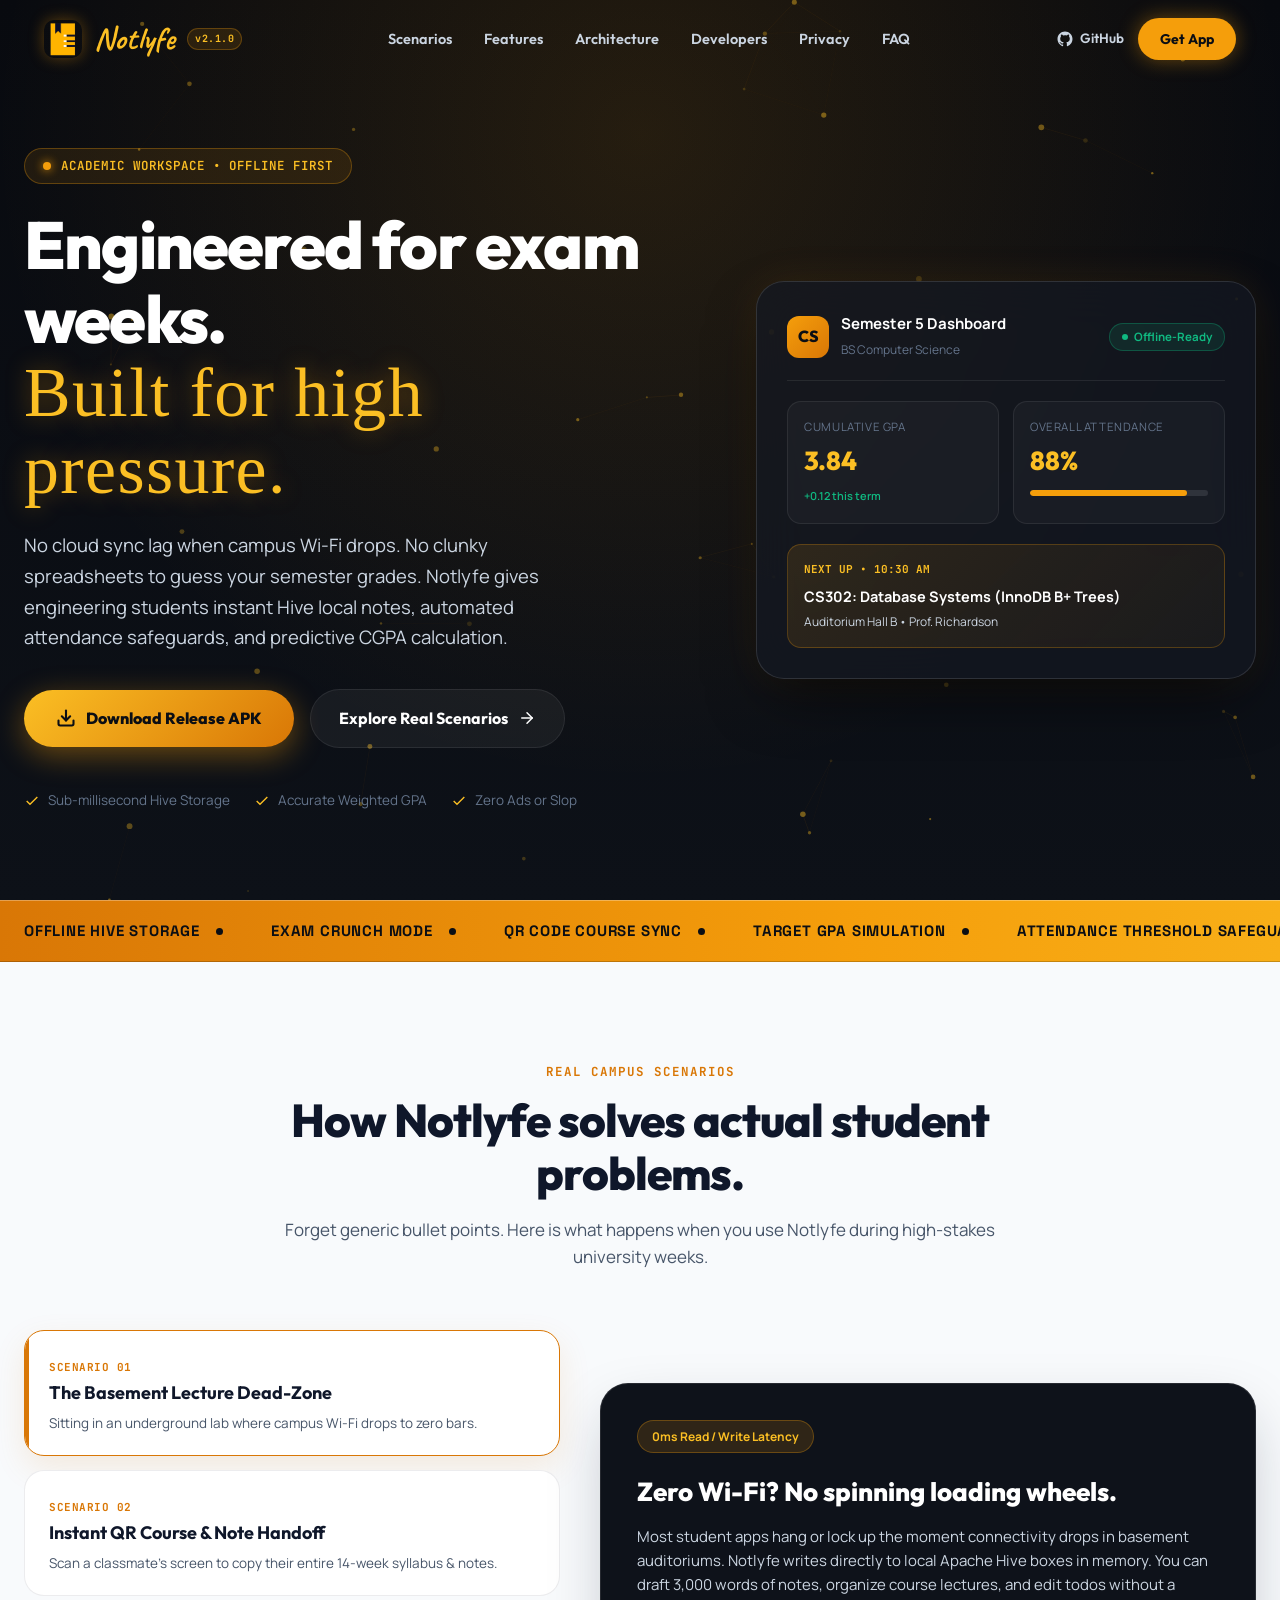
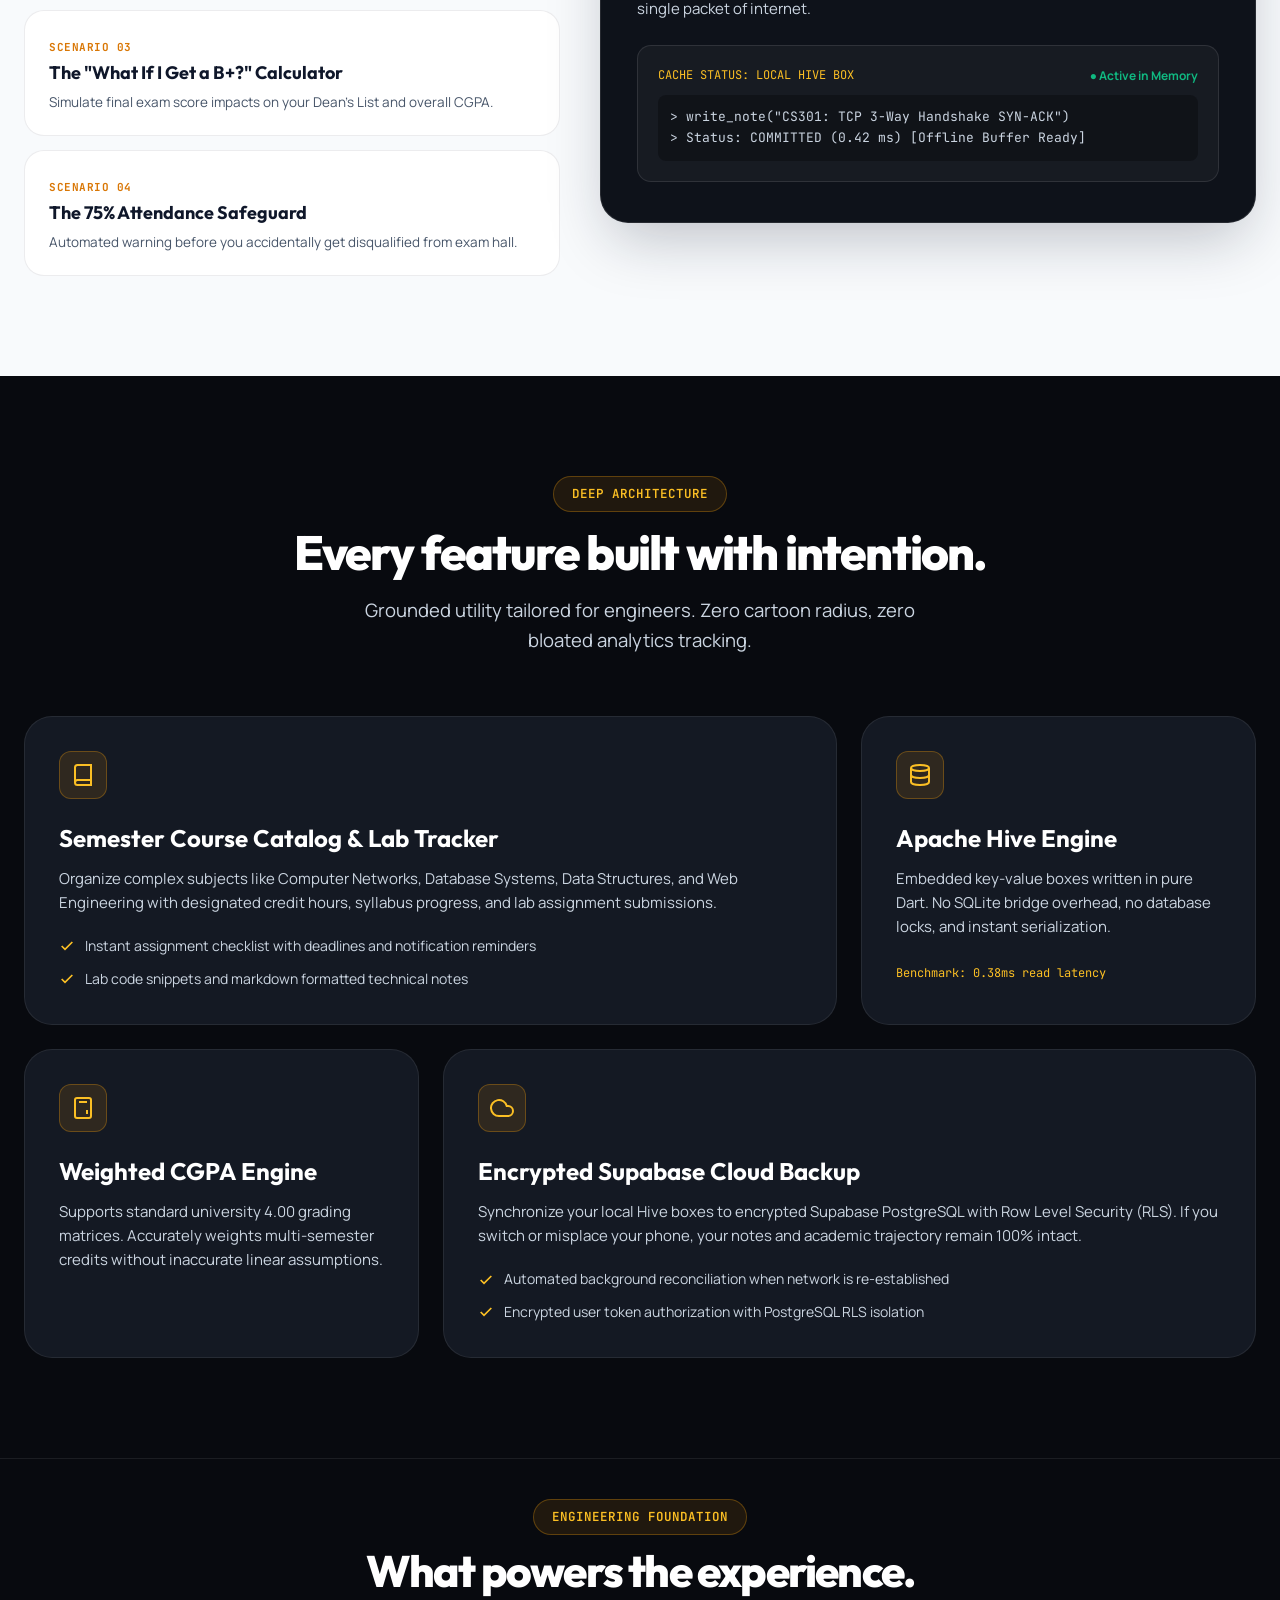
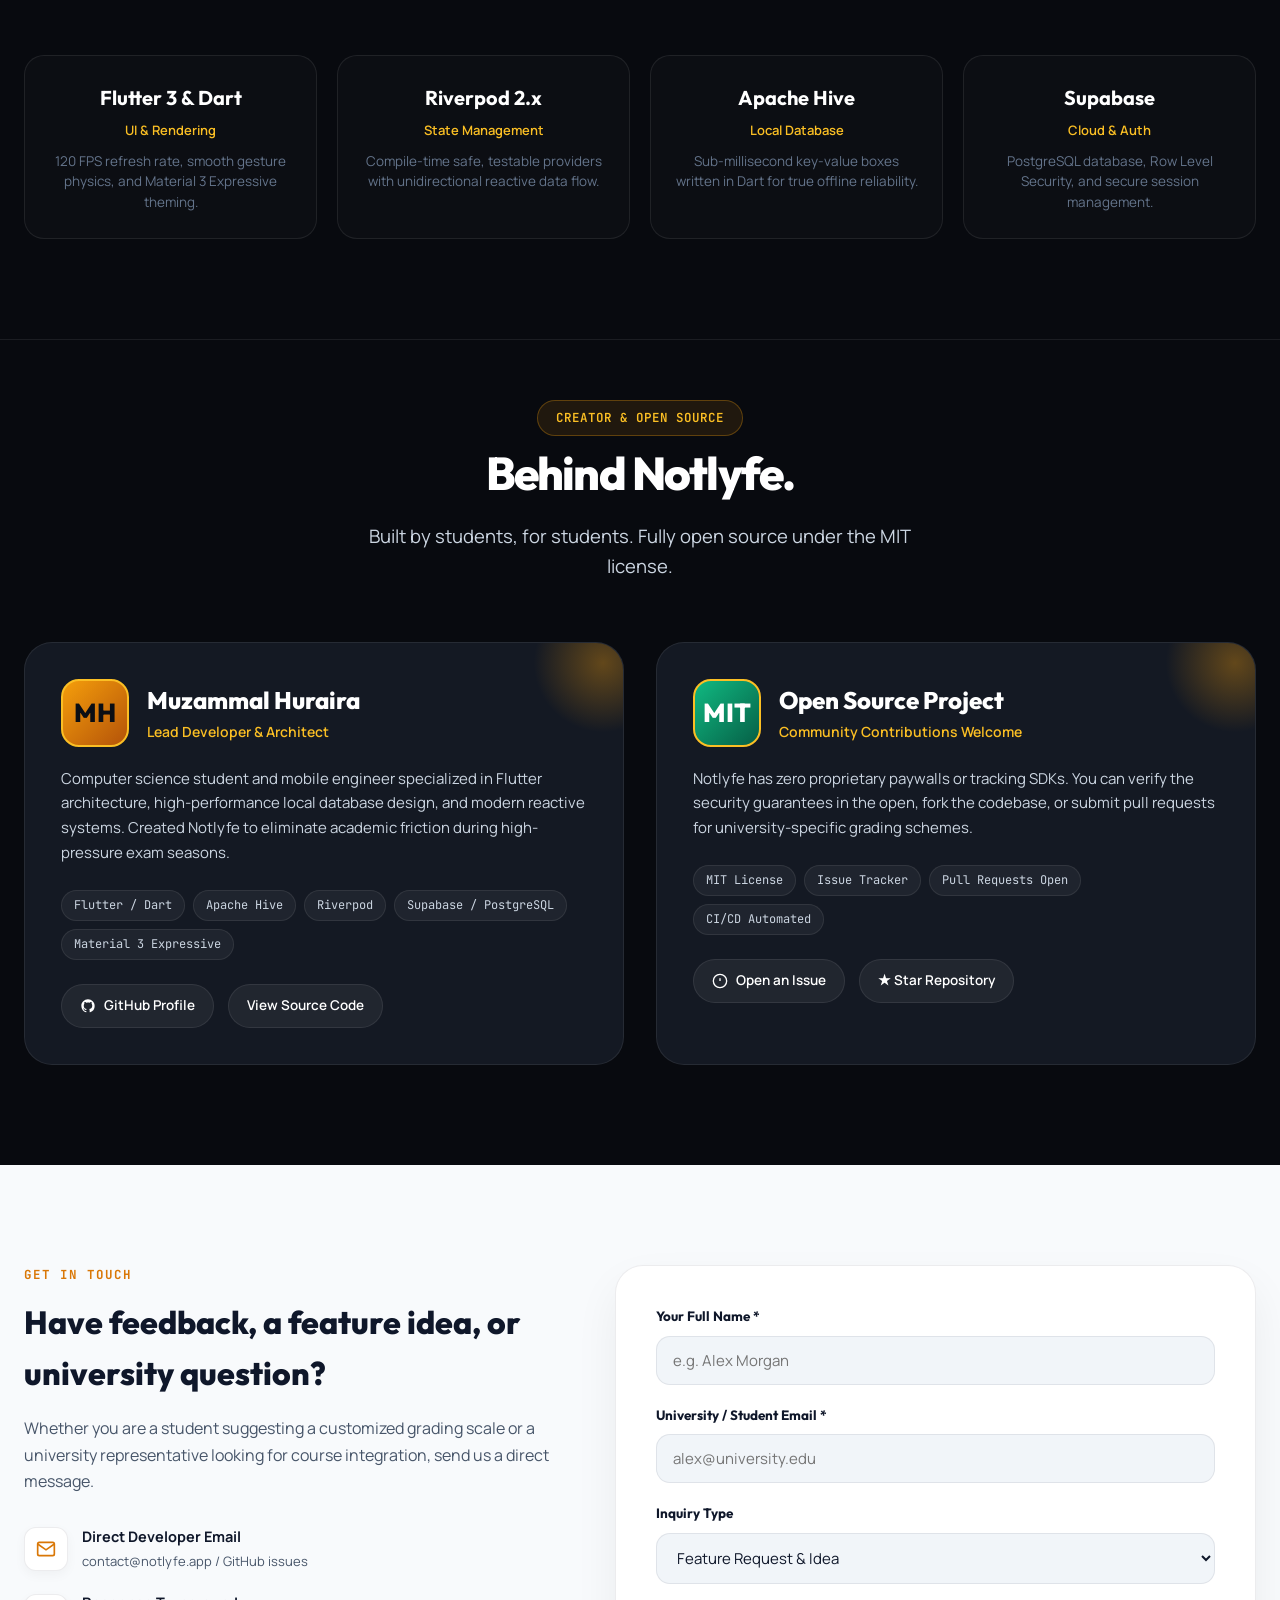
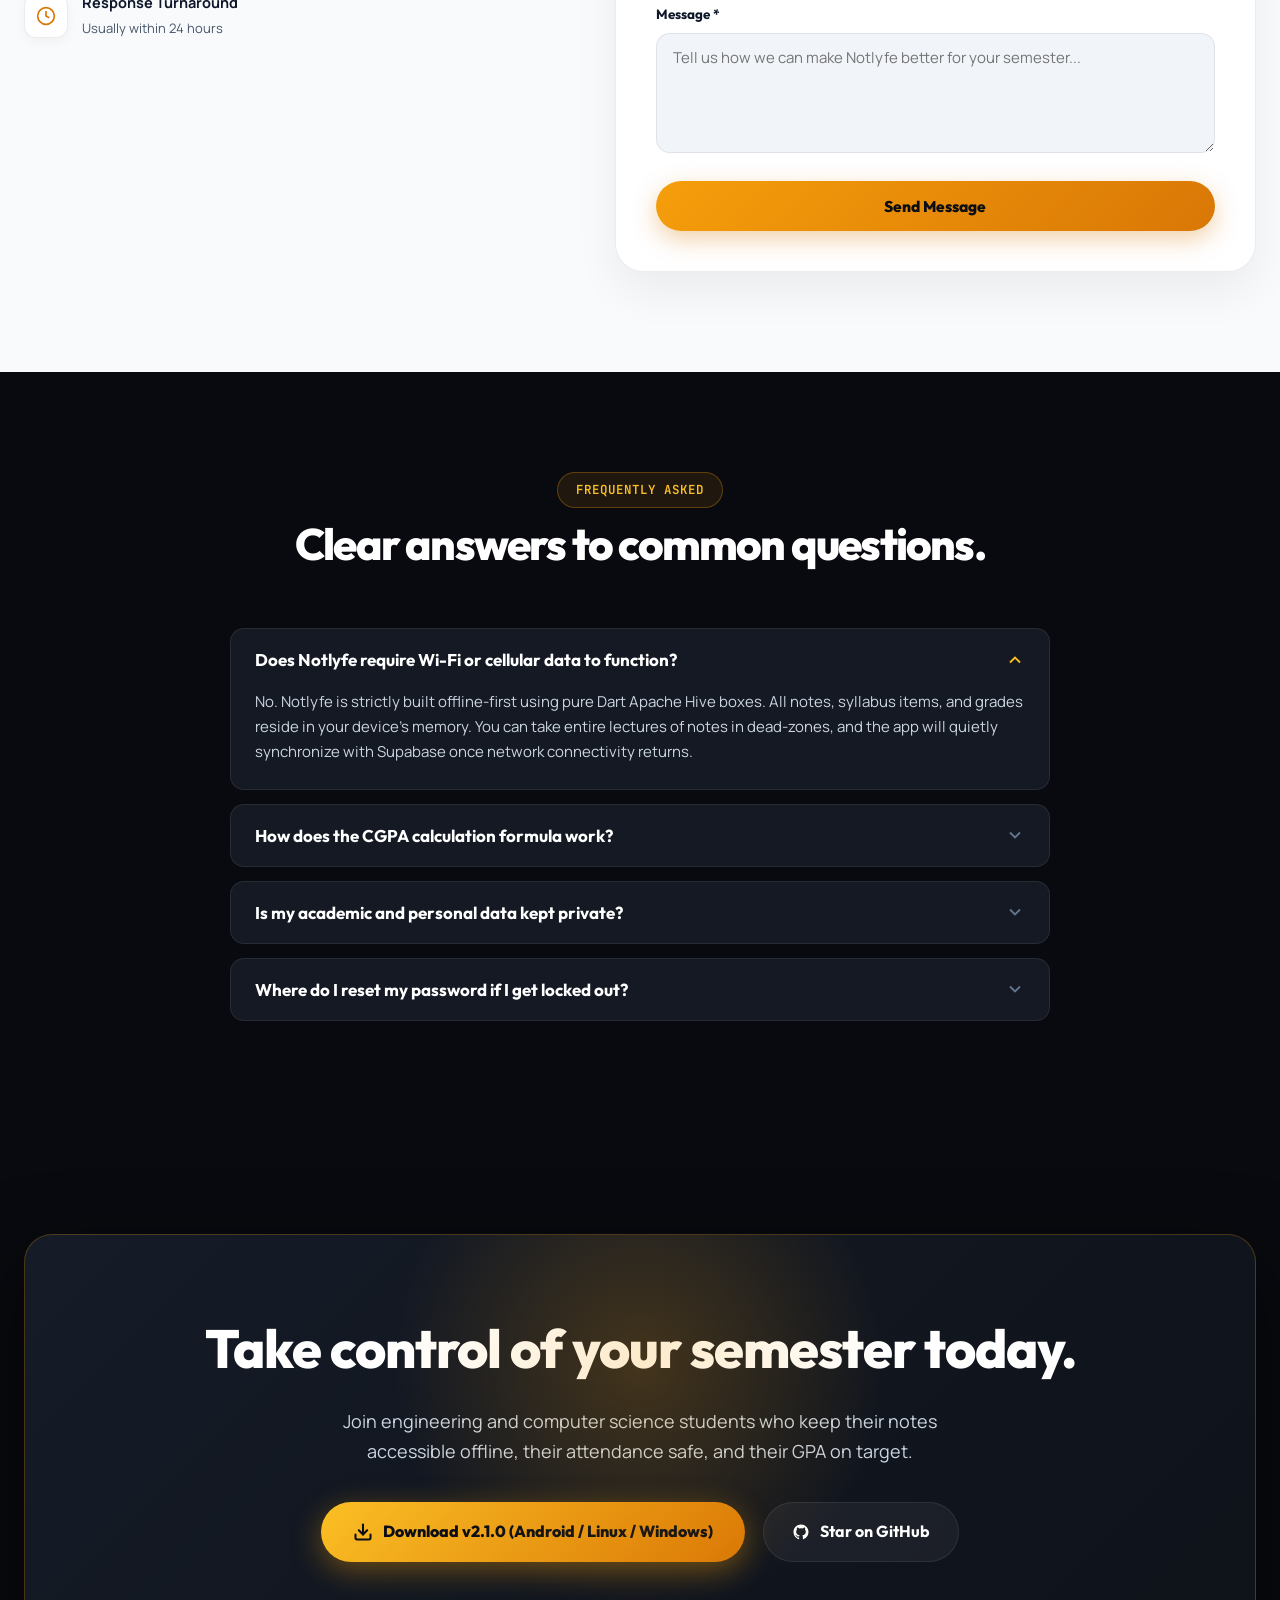
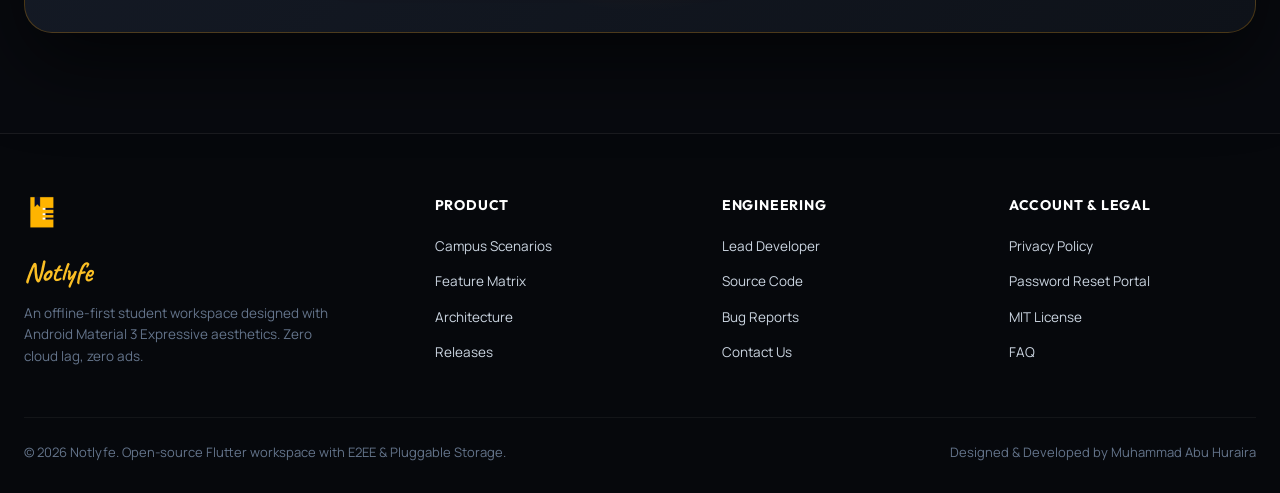
<file: site/index.html>
<!DOCTYPE html>
<html lang="en">
<head>
  <meta charset="UTF-8">
  <meta name="viewport" content="width=device-width, initial-scale=1.0">
  <title>Notlyfe — The Offline-First Academic & Semester Companion</title>
  <meta name="description" content="Notlyfe is an offline-first academic workspace for engineering & CS students. Track courses, simulate target CGPA, take notes without cloud latency, and stay ahead in exam week.">
  <meta name="keywords" content="Notlyfe, academic tracker, offline notes, CGPA simulator, student app, Flutter, Hive, Supabase">
  <meta name="theme-color" content="#080a0f">

  <!-- OpenGraph -->
  <meta property="og:type" content="website">
  <meta property="og:title" content="Notlyfe — The Offline-First Academic & Semester Companion">
  <meta property="og:description" content="Engineered for exam weeks. Zero Wi-Fi dependencies, sub-millisecond Hive storage, and instant target CGPA projections.">
  <meta property="og:image" content="assets/logo.png">

  <!-- Favicon -->
  <link rel="icon" type="image/png" href="assets/logo.png">
  <link rel="apple-touch-icon" href="assets/logo.png">

  <!-- Google Fonts: Outfit, Manrope, Space Grotesk, Permanent Marker, Caveat, JetBrains Mono -->
  <link rel="preconnect" href="https://fonts.googleapis.com">
  <link rel="preconnect" href="https://fonts.gstatic.com" crossorigin>
  <link href="https://fonts.googleapis.com/css2?family=Caveat:wght@700&family=JetBrains+Mono:wght@400;500;600;700&family=Manrope:wght@400;500;600;700;800&family=Outfit:wght@400;500;600;700;800;900&family=Permanent+Marker&family=Space+Grotesk:wght@500;700&display=swap" rel="stylesheet">

  <link rel="stylesheet" href="style.css">
</head>
<body>

  <!-- Scroll Progress Indicator -->
  <div class="scroll-progress-line" id="progress-line"></div>

  <!-- Navigation Bar -->
  <header class="site-nav" id="main-nav">
    <div class="nav-inner">
      <a href="#" class="nav-brand-group">
        <img src="assets/logo.png" alt="Notlyfe Logo" class="nav-brand-img">
        <span class="nav-brand-name">Notlyfe</span>
        <span class="nav-brand-tag">v2.1.0</span>
      </a>

      <ul class="nav-links-wrap">
        <li><a href="#scenarios" class="nav-item-link">Scenarios</a></li>
        <li><a href="#features" class="nav-item-link">Features</a></li>
        <li><a href="#architecture" class="nav-item-link">Architecture</a></li>
        <li><a href="#developers" class="nav-item-link">Developers</a></li>
        <li><a href="privacy.html" class="nav-item-link">Privacy</a></li>
        <li><a href="#faq" class="nav-item-link">FAQ</a></li>
      </ul>

      <div style="display: flex; align-items: center; gap: 14px;">
        <a href="https://github.com/hurairamuzammal/Notlyfe-Student-Oragnizer" target="_blank" rel="noopener noreferrer" class="nav-item-link" style="display: flex; align-items: center; gap: 6px;">
          <svg width="18" height="18" viewBox="0 0 24 24" fill="currentColor">
            <path fill-rule="evenodd" clip-rule="evenodd" d="M12 2C6.477 2 2 6.484 2 12.017c0 4.425 2.865 8.18 6.839 9.504.5.092.682-.217.682-.483 0-.237-.008-.868-.013-1.703-2.782.605-3.369-1.343-3.369-1.343-.454-1.158-1.11-1.466-1.11-1.466-.908-.62.069-.608.069-.608 1.003.07 1.53 1.032 1.53 1.032.892 1.53 2.341 1.088 2.91.832.092-.647.35-1.088.636-1.338-2.22-.253-4.555-1.113-4.555-4.951 0-1.093.39-1.988 1.029-2.688-.103-.253-.446-1.272.098-2.65 0 0 .84-.27 2.75 1.026A9.564 9.564 0 0112 6.844c.85.004 1.705.115 2.504.337 1.909-1.296 2.747-1.027 2.747-1.027.546 1.379.202 2.398.1 2.651.64.7 1.028 1.595 1.028 2.688 0 3.848-2.339 4.695-4.566 4.943.359.309.678.92.678 1.855 0 1.338-.012 2.419-.012 2.747 0 .268.18.58.688.482A10.019 10.019 0 0022 12.017C22 6.484 17.522 2 12 2z"/>
          </svg>
          <span style="font-size: 13.5px;">GitHub</span>
        </a>
        <a href="#download" class="nav-cta-btn">Get App</a>
      </div>
    </div>
  </header>

  <!-- Hero Section with Canvas Particle Engine -->
  <section class="hero-wrap" id="hero">
    <canvas id="canvas-backdrop"></canvas>
    
    <div class="hero-container">
      <div class="hero-text-side">
        <div class="hero-pill">
          <span class="hero-pill-dot"></span>
          <span>ACADEMIC WORKSPACE • OFFLINE FIRST</span>
        </div>

        <h1 class="hero-headline">
          Engineered for exam weeks. <br>
          <span class="marker-accent">Built for high pressure.</span>
        </h1>

        <p class="hero-lead">
          No cloud sync lag when campus Wi-Fi drops. No clunky spreadsheets to guess your semester grades. Notlyfe gives engineering students instant Hive local notes, automated attendance safeguards, and predictive CGPA calculation.
        </p>

        <div class="hero-button-row">
          <a href="#download" class="btn-hero-primary" id="btn-hero-apk">
            <svg width="20" height="20" viewBox="0 0 24 24" fill="none" stroke="currentColor" stroke-width="2.5" stroke-linecap="round" stroke-linejoin="round">
              <path d="M21 15v4a2 2 0 0 1-2 2H5a2 2 0 0 1-2-2v-4"></path>
              <polyline points="7 10 12 15 17 10"></polyline>
              <line x1="12" y1="15" x2="12" y2="3"></line>
            </svg>
            <span>Download Release APK</span>
          </a>

          <a href="#scenarios" class="btn-hero-outline" id="btn-hero-scenarios">
            <span>Explore Real Scenarios</span>
            <svg width="18" height="18" viewBox="0 0 24 24" fill="none" stroke="currentColor" stroke-width="2" stroke-linecap="round" stroke-linejoin="round">
              <path d="M5 12h14"></path>
              <path d="m12 5 7 7-7 7"></path>
            </svg>
          </a>
        </div>

        <div class="hero-assurance-strip">
          <div class="hero-assurance-item">
            <svg width="16" height="16" viewBox="0 0 24 24" fill="none" stroke="currentColor" stroke-width="2"><polyline points="20 6 9 17 4 12"/></svg>
            <span>Sub-millisecond Hive Storage</span>
          </div>
          <div class="hero-assurance-item">
            <svg width="16" height="16" viewBox="0 0 24 24" fill="none" stroke="currentColor" stroke-width="2"><polyline points="20 6 9 17 4 12"/></svg>
            <span>Accurate Weighted GPA</span>
          </div>
          <div class="hero-assurance-item">
            <svg width="16" height="16" viewBox="0 0 24 24" fill="none" stroke="currentColor" stroke-width="2"><polyline points="20 6 9 17 4 12"/></svg>
            <span>Zero Ads or Slop</span>
          </div>
        </div>
      </div>

      <!-- Right: Interactive Student Dashboard -->
      <div class="hero-glass-dashboard" id="interactive-dashboard">
        <div class="dash-header">
          <div class="dash-user-badge">
            <div class="dash-avatar">CS</div>
            <div class="dash-meta">
              <h4>Semester 5 Dashboard</h4>
              <span>BS Computer Science</span>
            </div>
          </div>
          <div class="dash-status-pill">
            <span style="width: 6px; height: 6px; background: #10b981; border-radius: 50%;"></span>
            <span>Offline-Ready</span>
          </div>
        </div>

        <div class="dash-metrics-grid">
          <div class="dash-metric-card">
            <div class="dash-metric-label">Cumulative GPA</div>
            <div class="dash-metric-val">3.84</div>
            <span style="font-size: 11px; color: #10b981; font-weight: 600;">+0.12 this term</span>
          </div>

          <div class="dash-metric-card">
            <div class="dash-metric-label">Overall Attendance</div>
            <div class="dash-metric-val">88%</div>
            <div class="dash-attendance-bar-bg">
              <div class="dash-attendance-fill"></div>
            </div>
          </div>
        </div>

        <div class="dash-upcoming-lecture">
          <div class="lecture-time-chip">NEXT UP • 10:30 AM</div>
          <div class="lecture-title">CS302: Database Systems (InnoDB B+ Trees)</div>
          <div class="lecture-venue">Auditorium Hall B • Prof. Richardson</div>
        </div>
      </div>
    </div>
  </section>

  <!-- High-Impact Marquee Band Ticker -->
  <div class="ticker-band" aria-hidden="true">
    <div class="ticker-track">
      <div class="ticker-item">OFFLINE HIVE STORAGE <span class="ticker-dot"></span></div>
      <div class="ticker-item">EXAM CRUNCH MODE <span class="ticker-dot"></span></div>
      <div class="ticker-item">QR CODE COURSE SYNC <span class="ticker-dot"></span></div>
      <div class="ticker-item">TARGET GPA SIMULATION <span class="ticker-dot"></span></div>
      <div class="ticker-item">ATTENDANCE THRESHOLD SAFEGUARD <span class="ticker-dot"></span></div>
      <div class="ticker-item">SUPABASE RLS BACKUP <span class="ticker-dot"></span></div>
      <div class="ticker-item">FLUTTER 120 FPS ENGINE <span class="ticker-dot"></span></div>
      <div class="ticker-item">OFFLINE HIVE STORAGE <span class="ticker-dot"></span></div>
      <div class="ticker-item">EXAM CRUNCH MODE <span class="ticker-dot"></span></div>
      <div class="ticker-item">QR CODE COURSE SYNC <span class="ticker-dot"></span></div>
      <div class="ticker-item">TARGET GPA SIMULATION <span class="ticker-dot"></span></div>
      <div class="ticker-item">ATTENDANCE THRESHOLD SAFEGUARD <span class="ticker-dot"></span></div>
      <div class="ticker-item">SUPABASE RLS BACKUP <span class="ticker-dot"></span></div>
      <div class="ticker-item">FLUTTER 120 FPS ENGINE <span class="ticker-dot"></span></div>
    </div>
  </div>

  <!-- Contrasting Section: Real Student Scenarios (Light Canvas) -->
  <section class="section-light fade-in-section" id="scenarios">
    <div class="section-max">
      <div class="section-head-center">
        <div class="section-kicker-dark">Real Campus Scenarios</div>
        <h2 class="section-title-dark">How Notlyfe solves actual student problems.</h2>
        <p class="section-sub-dark">
          Forget generic bullet points. Here is what happens when you use Notlyfe during high-stakes university weeks.
        </p>
      </div>

      <div class="scenario-layout">
        <!-- Left: Interactive Scenario Tabs -->
        <div class="scenario-nav-tabs" role="tablist">
          
          <div class="scenario-tab active" data-scenario="sc-offline" role="tab">
            <span class="scenario-tab-num">Scenario 01</span>
            <h3 class="scenario-tab-title">The Basement Lecture Dead-Zone</h3>
            <p class="scenario-tab-brief">Sitting in an underground lab where campus Wi-Fi drops to zero bars.</p>
          </div>

          <div class="scenario-tab" data-scenario="sc-qr" role="tab">
            <span class="scenario-tab-num">Scenario 02</span>
            <h3 class="scenario-tab-title">Instant QR Course &amp; Note Handoff</h3>
            <p class="scenario-tab-brief">Scan a classmate's screen to copy their entire 14-week syllabus &amp; notes.</p>
          </div>

          <div class="scenario-tab" data-scenario="sc-cgpa" role="tab">
            <span class="scenario-tab-num">Scenario 03</span>
            <h3 class="scenario-tab-title">The "What If I Get a B+?" Calculator</h3>
            <p class="scenario-tab-brief">Simulate final exam score impacts on your Dean's List and overall CGPA.</p>
          </div>

          <div class="scenario-tab" data-scenario="sc-attendance" role="tab">
            <span class="scenario-tab-num">Scenario 04</span>
            <h3 class="scenario-tab-title">The 75% Attendance Safeguard</h3>
            <p class="scenario-tab-brief">Automated warning before you accidentally get disqualified from exam hall.</p>
          </div>

        </div>

        <!-- Right: Scenario Stage Preview -->
        <div class="scenario-stage" id="scenario-stage">
          
          <!-- Panel 1: Offline Dead Zone -->
          <div class="stage-scenario-panel active" id="sc-offline">
            <div class="stage-badge">0ms Read / Write Latency</div>
            <h3 class="stage-title">Zero Wi-Fi? No spinning loading wheels.</h3>
            <p class="stage-desc">
              Most student apps hang or lock up the moment connectivity drops in basement auditoriums. Notlyfe writes directly to local Apache Hive boxes in memory. You can draft 3,000 words of notes, organize course lectures, and edit todos without a single packet of internet.
            </p>
            <div class="stage-interactive-box">
              <div style="display: flex; justify-content: space-between; align-items: center; margin-bottom: 10px;">
                <span style="font-family: var(--font-mono); font-size: 12px; color: var(--amber-light);">CACHE STATUS: LOCAL HIVE BOX</span>
                <span style="color: #10b981; font-size: 12px; font-weight: 700;">● Active in Memory</span>
              </div>
              <div style="background: rgba(0,0,0,0.3); border-radius: 8px; padding: 12px; font-family: var(--font-mono); font-size: 13px; color: #cbd5e1;">
                &gt; write_note("CS301: TCP 3-Way Handshake SYN-ACK")<br>
                &gt; Status: COMMITTED (0.42 ms) [Offline Buffer Ready]
              </div>
            </div>
          </div>

          <!-- Panel 2: QR Code Scan -->
          <div class="stage-scenario-panel" id="sc-qr">
            <div class="stage-badge">Peer-to-Peer Handoff</div>
            <h3 class="stage-title">Scan a QR code, inherit the entire semester.</h3>
            <p class="stage-desc">
              Missed the first week of classes? Your study partner taps "Share Course" to generate an encrypted QR code. You point your phone camera, scan it, and import the syllabus, grading scheme, and professor contact details instantly.
            </p>
            <div class="stage-interactive-box">
              <div class="qr-scanner-demo">
                <div class="qr-box-mock">
                  <div class="qr-laser-line"></div>
                  <!-- Mock QR code pattern -->
                  <svg width="84" height="84" viewBox="0 0 24 24" fill="#0f172a">
                    <path d="M3 3h7v7H3V3zm2 2v3h3V5H5zm9-2h7v7h-7V3zm2 2v3h3V5h-3zM3 14h7v7H3v-7zm2 2v3h3v-3H5zm11 1h2v2h-2v-2zm-2-3h2v2h-2v-2zm4 4h2v2h-2v-2zm2-2h-2v-2h2v2zm-2-2h-2v-2h2v2z"/>
                  </svg>
                </div>
                <div>
                  <button type="button" class="btn-hero-primary" id="qr-scan-action-btn" style="padding: 10px 20px; font-size: 13.5px;">Simulate QR Scan</button>
                  <div id="qr-scan-result-text" style="font-size: 12.5px; margin-top: 10px; color: var(--text-light-secondary);">
                    Tap the button above to simulate instantaneous QR import.
                  </div>
                </div>
              </div>
            </div>
          </div>

          <!-- Panel 3: CGPA Simulator -->
          <div class="stage-scenario-panel" id="sc-cgpa">
            <div class="stage-badge">Predictive Math Engine</div>
            <h3 class="stage-title">Simulate grades before final exams.</h3>
            <p class="stage-desc">
              Stop stressing over manual calculations. Drag the target grade slider below to instantly see how this term's performance updates your cumulative university standing.
            </p>
            <div class="stage-interactive-box">
              <div class="interactive-sim-slider-row">
                <div>
                  <span style="font-size: 12px; color: var(--text-light-muted); display: block;">PROJECTED CUMULATIVE GPA</span>
                  <div class="sim-cgpa-output" id="sim-cgpa-val">3.72</div>
                  <span id="sim-standing-tag" style="font-size: 12px; font-weight: 700; color: #10b981;">Dean's List Standing</span>
                </div>
                <div style="text-align: right;">
                  <span style="font-size: 12px; color: var(--text-light-muted); display: block;">Drag Target Term GPA</span>
                  <input type="range" id="sim-grade-slider" min="2.0" max="4.0" step="0.05" value="3.8" style="width: 140px; accent-color: var(--amber-primary); cursor: pointer; margin-top: 8px;">
                </div>
              </div>
            </div>
          </div>

          <!-- Panel 4: Attendance Threshold -->
          <div class="stage-scenario-panel" id="sc-attendance">
            <div class="stage-badge">Exam Safeguard</div>
            <h3 class="stage-title">Never get barred from the exam hall.</h3>
            <p class="stage-desc">
              Universities enforce strict 75% or 80% attendance criteria. Notlyfe computes exactly how many lectures you can afford to miss without risking exam bans or heavy penalty fines.
            </p>
            <div class="stage-interactive-box">
              <div style="display: flex; align-items: center; gap: 14px; background: rgba(239, 68, 68, 0.1); border: 1px solid rgba(239, 68, 68, 0.3); padding: 14px; border-radius: 10px;">
                <svg width="24" height="24" viewBox="0 0 24 24" fill="none" stroke="#ef4444" stroke-width="2"><path d="M10.29 3.86L1.82 18a2 2 0 0 0 1.71 3h16.94a2 2 0 0 0 1.71-3L13.71 3.86a2 2 0 0 0-3.42 0z"/><line x1="12" y1="9" x2="12" y2="13"/><line x1="12" y1="17" x2="12.01" y2="17"/></svg>
                <div style="font-size: 13.5px; color: #fca5a5;">
                  <strong>CS201 Data Structures Attendance: 76.2%</strong><br>
                  Warning: Only <strong>1 missed class</strong> remaining before dropping below mandatory 75%.
                </div>
              </div>
            </div>
          </div>

        </div>
      </div>
    </div>
  </section>

  <!-- Deep Feature Matrix (Dark Section) -->
  <section class="section-dark fade-in-section" id="features">
    <div class="section-max">
      <div class="section-head-center">
        <div class="hero-pill" style="margin-bottom: 14px;">
          <span>DEEP ARCHITECTURE</span>
        </div>
        <h2 class="hero-headline" style="font-size: clamp(34px, 4vw, 48px); margin-bottom: 16px;">
          Every feature built with intention.
        </h2>
        <p class="hero-lead" style="margin: 0 auto;">
          Grounded utility tailored for engineers. Zero cartoon radius, zero bloated analytics tracking.
        </p>
      </div>

      <div class="bento-row-grid" style="margin-top: 50px;">
        
        <div class="bento-cell span-8">
          <div class="bento-icon-wrapper">
            <svg width="24" height="24" viewBox="0 0 24 24" fill="none" stroke="currentColor" stroke-width="2"><path d="M4 19.5A2.5 2.5 0 0 1 6.5 17H20"></path><path d="M6.5 2H20v20H6.5A2.5 2.5 0 0 1 4 19.5v-15A2.5 2.5 0 0 1 6.5 2z"></path></svg>
          </div>
          <h3 class="bento-cell-title">Semester Course Catalog &amp; Lab Tracker</h3>
          <p class="bento-cell-desc">
            Organize complex subjects like Computer Networks, Database Systems, Data Structures, and Web Engineering with designated credit hours, syllabus progress, and lab assignment submissions.
          </p>
          <ul class="bento-feature-list">
            <li class="bento-feature-item">
              <svg width="16" height="16" viewBox="0 0 24 24" fill="none" stroke="currentColor" stroke-width="2.5"><polyline points="20 6 9 17 4 12"/></svg>
              <span>Instant assignment checklist with deadlines and notification reminders</span>
            </li>
            <li class="bento-feature-item">
              <svg width="16" height="16" viewBox="0 0 24 24" fill="none" stroke="currentColor" stroke-width="2.5"><polyline points="20 6 9 17 4 12"/></svg>
              <span>Lab code snippets and markdown formatted technical notes</span>
            </li>
          </ul>
        </div>

        <div class="bento-cell span-4">
          <div class="bento-icon-wrapper">
            <svg width="24" height="24" viewBox="0 0 24 24" fill="none" stroke="currentColor" stroke-width="2"><ellipse cx="12" cy="5" rx="9" ry="3"></ellipse><path d="M21 12c0 1.66-4 3-9 3s-9-1.34-9-3"></path><path d="M3 5v14c0 1.66 4 3 9 3s9-1.34 9-3V5"></path></svg>
          </div>
          <h3 class="bento-cell-title">Apache Hive Engine</h3>
          <p class="bento-cell-desc">
            Embedded key-value boxes written in pure Dart. No SQLite bridge overhead, no database locks, and instant serialization.
          </p>
          <span style="font-family: var(--font-mono); font-size: 12px; color: var(--amber-light);">Benchmark: 0.38ms read latency</span>
        </div>

        <div class="bento-cell span-4">
          <div class="bento-icon-wrapper">
            <svg width="24" height="24" viewBox="0 0 24 24" fill="none" stroke="currentColor" stroke-width="2"><rect x="4" y="2" width="16" height="20" rx="2"></rect><line x1="8" y1="6" x2="16" y2="6"></line><line x1="16" y1="14" x2="16" y2="18"></line><path d="M16 10h.01"></path><path d="M12 10h.01"></path><path d="M8 10h.01"></path><path d="M12 14h.01"></path><path d="M8 14h.01"></path><path d="M12 18h.01"></path><path d="M8 18h.01"></path></svg>
          </div>
          <h3 class="bento-cell-title">Weighted CGPA Engine</h3>
          <p class="bento-cell-desc">
            Supports standard university 4.00 grading matrices. Accurately weights multi-semester credits without inaccurate linear assumptions.
          </p>
        </div>

        <div class="bento-cell span-8">
          <div class="bento-icon-wrapper">
            <svg width="24" height="24" viewBox="0 0 24 24" fill="none" stroke="currentColor" stroke-width="2"><path d="M18 10h-1.26A8 8 0 1 0 9 20h9a5 5 0 0 0 0-10z"></path></svg>
          </div>
          <h3 class="bento-cell-title">Encrypted Supabase Cloud Backup</h3>
          <p class="bento-cell-desc">
            Synchronize your local Hive boxes to encrypted Supabase PostgreSQL with Row Level Security (RLS). If you switch or misplace your phone, your notes and academic trajectory remain 100% intact.
          </p>
          <ul class="bento-feature-list">
            <li class="bento-feature-item">
              <svg width="16" height="16" viewBox="0 0 24 24" fill="none" stroke="currentColor" stroke-width="2.5"><polyline points="20 6 9 17 4 12"/></svg>
              <span>Automated background reconciliation when network is re-established</span>
            </li>
            <li class="bento-feature-item">
              <svg width="16" height="16" viewBox="0 0 24 24" fill="none" stroke="currentColor" stroke-width="2.5"><polyline points="20 6 9 17 4 12"/></svg>
              <span>Encrypted user token authorization with PostgreSQL RLS isolation</span>
            </li>
          </ul>
        </div>

      </div>
    </div>
  </section>

  <!-- Engineering Architecture Section -->
  <section class="section-dark fade-in-section" id="architecture" style="padding-top: 40px; border-top: 1px solid var(--border-dark);">
    <div class="section-max">
      <div class="section-head-center">
        <div class="hero-pill" style="margin-bottom: 12px;">ENGINEERING FOUNDATION</div>
        <h2 class="hero-headline" style="font-size: clamp(30px, 3.8vw, 44px);">What powers the experience.</h2>
      </div>

      <div class="arch-cards-row">
        <div class="arch-card">
          <div class="arch-card-name">Flutter 3 &amp; Dart</div>
          <div class="arch-card-role">UI &amp; Rendering</div>
          <div class="arch-card-desc">120 FPS refresh rate, smooth gesture physics, and Material 3 Expressive theming.</div>
        </div>

        <div class="arch-card">
          <div class="arch-card-name">Riverpod 2.x</div>
          <div class="arch-card-role">State Management</div>
          <div class="arch-card-desc">Compile-time safe, testable providers with unidirectional reactive data flow.</div>
        </div>

        <div class="arch-card">
          <div class="arch-card-name">Apache Hive</div>
          <div class="arch-card-role">Local Database</div>
          <div class="arch-card-desc">Sub-millisecond key-value boxes written in Dart for true offline reliability.</div>
        </div>

        <div class="arch-card">
          <div class="arch-card-name">Supabase</div>
          <div class="arch-card-role">Cloud &amp; Auth</div>
          <div class="arch-card-desc">PostgreSQL database, Row Level Security, and secure session management.</div>
        </div>
      </div>
    </div>
  </section>

  <!-- Developers Section (#developers) -->
  <section class="section-dark fade-in-section" id="developers" style="padding-top: 60px; border-top: 1px solid var(--border-dark);">
    <div class="section-max">
      <div class="section-head-center">
        <div class="hero-pill" style="margin-bottom: 12px;">CREATOR &amp; OPEN SOURCE</div>
        <h2 class="hero-headline" style="font-size: clamp(32px, 3.8vw, 46px);">Behind Notlyfe.</h2>
        <p class="hero-lead" style="margin: 0 auto;">
          Built by students, for students. Fully open source under the MIT license.
        </p>
      </div>

      <div class="dev-showcase-grid">
        <!-- Lead Developer Card -->
        <div class="dev-profile-card">
          <div class="dev-head-row">
            <div class="dev-avatar-img">MH</div>
            <div class="dev-title-info">
              <h3>Muzammal Huraira</h3>
              <span>Lead Developer &amp; Architect</span>
            </div>
          </div>
          <p class="dev-bio">
            Computer science student and mobile engineer specialized in Flutter architecture, high-performance local database design, and modern reactive systems. Created Notlyfe to eliminate academic friction during high-pressure exam seasons.
          </p>
          <div class="dev-chip-list">
            <span class="dev-chip">Flutter / Dart</span>
            <span class="dev-chip">Apache Hive</span>
            <span class="dev-chip">Riverpod</span>
            <span class="dev-chip">Supabase / PostgreSQL</span>
            <span class="dev-chip">Material 3 Expressive</span>
          </div>
          <div class="dev-links-row">
            <a href="https://github.com/hurairamuzammal" target="_blank" rel="noopener noreferrer" class="dev-link-btn">
              <svg width="16" height="16" viewBox="0 0 24 24" fill="currentColor">
                <path fill-rule="evenodd" clip-rule="evenodd" d="M12 2C6.477 2 2 6.484 2 12.017c0 4.425 2.865 8.18 6.839 9.504.5.092.682-.217.682-.483 0-.237-.008-.868-.013-1.703-2.782.605-3.369-1.343-3.369-1.343-.454-1.158-1.11-1.466-1.11-1.466-.908-.62.069-.608.069-.608 1.003.07 1.53 1.032 1.53 1.032.892 1.53 2.341 1.088 2.91.832.092-.647.35-1.088.636-1.338-2.22-.253-4.555-1.113-4.555-4.951 0-1.093.39-1.988 1.029-2.688-.103-.253-.446-1.272.098-2.65 0 0 .84-.27 2.75 1.026A9.564 9.564 0 0112 6.844c.85.004 1.705.115 2.504.337 1.909-1.296 2.747-1.027 2.747-1.027.546 1.379.202 2.398.1 2.651.64.7 1.028 1.595 1.028 2.688 0 3.848-2.339 4.695-4.566 4.943.359.309.678.92.678 1.855 0 1.338-.012 2.419-.012 2.747 0 .268.18.58.688.482A10.019 10.019 0 0022 12.017C22 6.484 17.522 2 12 2z"/>
              </svg>
              <span>GitHub Profile</span>
            </a>
            <a href="https://github.com/hurairamuzammal/Notlyfe-Student-Oragnizer" target="_blank" rel="noopener noreferrer" class="dev-link-btn">
              <span>View Source Code</span>
            </a>
          </div>
        </div>

        <!-- Open Source & Community Card -->
        <div class="dev-profile-card">
          <div class="dev-head-row">
            <div class="dev-avatar-img" style="background: linear-gradient(135deg, #10b981, #065f46); color: #ffffff;">MIT</div>
            <div class="dev-title-info">
              <h3>Open Source Project</h3>
              <span>Community Contributions Welcome</span>
            </div>
          </div>
          <p class="dev-bio">
            Notlyfe has zero proprietary paywalls or tracking SDKs. You can verify the security guarantees in the open, fork the codebase, or submit pull requests for university-specific grading schemes.
          </p>
          <div class="dev-chip-list">
            <span class="dev-chip">MIT License</span>
            <span class="dev-chip">Issue Tracker</span>
            <span class="dev-chip">Pull Requests Open</span>
            <span class="dev-chip">CI/CD Automated</span>
          </div>
          <div class="dev-links-row">
            <a href="https://github.com/hurairamuzammal/Notlyfe-Student-Oragnizer/issues" target="_blank" rel="noopener noreferrer" class="dev-link-btn">
              <svg width="16" height="16" viewBox="0 0 24 24" fill="none" stroke="currentColor" stroke-width="2"><circle cx="12" cy="12" r="10"/><line x1="12" y1="8" x2="12" y2="12"/><line x1="12" y1="16" x2="12.01" y2="16"/></svg>
              <span>Open an Issue</span>
            </a>
            <a href="https://github.com/hurairamuzammal/Notlyfe-Student-Oragnizer/stargazers" target="_blank" rel="noopener noreferrer" class="dev-link-btn">
              <span>★ Star Repository</span>
            </a>
          </div>
        </div>
      </div>
    </div>
  </section>

  <!-- Interactive Contact Us Section (#contact) -->
  <section class="contact-wrap fade-in-section" id="contact">
    <div class="section-max">
      <div class="contact-grid">
        
        <div class="contact-info-panel">
          <div class="section-kicker-dark">Get in Touch</div>
          <h3>Have feedback, a feature idea, or university question?</h3>
          <p>
            Whether you are a student suggesting a customized grading scale or a university representative looking for course integration, send us a direct message.
          </p>

          <div class="contact-channels">
            <div class="contact-channel-item">
              <div class="channel-icon">
                <svg width="20" height="20" viewBox="0 0 24 24" fill="none" stroke="currentColor" stroke-width="2"><path d="M4 4h16c1.1 0 2 .9 2 2v12c0 1.1-.9 2-2 2H4c-1.1 0-2-.9-2-2V6c0-1.1.9-2 2-2z"/><polyline points="22,6 12,13 2,6"/></svg>
              </div>
              <div class="channel-text">
                <strong>Direct Developer Email</strong>
                <span>contact@notlyfe.app / GitHub issues</span>
              </div>
            </div>

            <div class="contact-channel-item">
              <div class="channel-icon">
                <svg width="20" height="20" viewBox="0 0 24 24" fill="none" stroke="currentColor" stroke-width="2"><circle cx="12" cy="12" r="10"/><polyline points="12 6 12 12 16 14"/></svg>
              </div>
              <div class="channel-text">
                <strong>Response Turnaround</strong>
                <span>Usually within 24 hours</span>
              </div>
            </div>
          </div>
        </div>

        <!-- Contact Form -->
        <div class="contact-form-card">
          <form id="contact-form">
            <div class="form-group">
              <label class="form-label" for="contact-name">Your Full Name *</label>
              <input type="text" id="contact-name" name="name" class="form-input" placeholder="e.g. Alex Morgan" required>
            </div>

            <div class="form-group">
              <label class="form-label" for="contact-email">University / Student Email *</label>
              <input type="email" id="contact-email" name="email" class="form-input" placeholder="alex@university.edu" required>
            </div>

            <div class="form-group">
              <label class="form-label" for="contact-subject">Inquiry Type</label>
              <select id="contact-subject" name="subject" class="form-select">
                <option value="feature">Feature Request &amp; Idea</option>
                <option value="bug">Bug Report / Calculation Correction</option>
                <option value="grading">University Grading Scale Addition</option>
                <option value="other">General Question</option>
              </select>
            </div>

            <div class="form-group">
              <label class="form-label" for="contact-message">Message *</label>
              <textarea id="contact-message" name="message" class="form-textarea" placeholder="Tell us how we can make Notlyfe better for your semester..." required></textarea>
            </div>

            <button type="submit" class="btn-form-submit" id="contact-submit-btn">Send Message</button>

            <div class="form-feedback-msg" id="contact-feedback">
              ✓ Message received! Thank you for reaching out. We will get back to you shortly.
            </div>
          </form>
        </div>

      </div>
    </div>
  </section>

  <!-- FAQ Section -->
  <section class="section-dark fade-in-section" id="faq">
    <div class="section-max">
      <div class="section-head-center">
        <div class="hero-pill" style="margin-bottom: 12px;">FREQUENTLY ASKED</div>
        <h2 class="hero-headline" style="font-size: clamp(32px, 3.8vw, 44px);">Clear answers to common questions.</h2>
      </div>

      <div class="faq-box-wrap">
        
        <div class="faq-accordion-item active">
          <button class="faq-trigger-btn" type="button">
            <span>Does Notlyfe require Wi-Fi or cellular data to function?</span>
            <svg class="faq-chevron" viewBox="0 0 24 24" fill="none"><polyline points="6 9 12 15 18 9"/></svg>
          </button>
          <div class="faq-content-drawer">
            No. Notlyfe is strictly built offline-first using pure Dart Apache Hive boxes. All notes, syllabus items, and grades reside in your device's memory. You can take entire lectures of notes in dead-zones, and the app will quietly synchronize with Supabase once network connectivity returns.
          </div>
        </div>

        <div class="faq-accordion-item">
          <button class="faq-trigger-btn" type="button">
            <span>How does the CGPA calculation formula work?</span>
            <svg class="faq-chevron" viewBox="0 0 24 24" fill="none"><polyline points="6 9 12 15 18 9"/></svg>
          </button>
          <div class="faq-content-drawer">
            The GPA engine strictly calculates semester GPA using standard credit weightings: the sum of (Grade Points × Credit Hours) divided by Total Enrolled Credits. Cumulative GPA factors in completed historical terms without inaccurate linear shortcuts.
          </div>
        </div>

        <div class="faq-accordion-item">
          <button class="faq-trigger-btn" type="button">
            <span>Is my academic and personal data kept private?</span>
            <svg class="faq-chevron" viewBox="0 0 24 24" fill="none"><polyline points="6 9 12 15 18 9"/></svg>
          </button>
          <div class="faq-content-drawer">
            Yes, completely. Data is stored on-device in Hive, and any optional cloud sync uses Supabase with PostgreSQL Row Level Security (RLS). We never sell data, display ads, or use intrusive tracking libraries.
          </div>
        </div>

        <div class="faq-accordion-item">
          <button class="faq-trigger-btn" type="button">
            <span>Where do I reset my password if I get locked out?</span>
            <svg class="faq-chevron" viewBox="0 0 24 24" fill="none"><polyline points="6 9 12 15 18 9"/></svg>
          </button>
          <div class="faq-content-drawer">
            If you ever forget your password, use the "Forgot Password" option on the app sign-in screen to receive a secure, one-time recovery link sent to your registered email.
          </div>
        </div>

      </div>
    </div>
  </section>

  <!-- Mega Call to Action Banner -->
  <section class="mega-cta-section fade-in-section" id="download">
    <div class="mega-cta-card">
      <div class="mega-cta-glow"></div>
      <h2 class="mega-cta-title">Take control of your semester today.</h2>
      <p class="mega-cta-subtitle">
        Join engineering and computer science students who keep their notes accessible offline, their attendance safe, and their GPA on target.
      </p>

      <div class="mega-cta-actions">
        <a href="https://github.com/hurairamuzammal/Notlyfe-Student-Oragnizer/releases/latest" target="_blank" rel="noopener noreferrer" class="btn-hero-primary" id="cta-bottom-apk">
          <svg width="20" height="20" viewBox="0 0 24 24" fill="none" stroke="currentColor" stroke-width="2.5" stroke-linecap="round" stroke-linejoin="round">
            <path d="M21 15v4a2 2 0 0 1-2 2H5a2 2 0 0 1-2-2v-4"></path>
            <polyline points="7 10 12 15 17 10"></polyline>
            <line x1="12" y1="15" x2="12" y2="3"></line>
          </svg>
          <span>Download v2.1.0 (Android / Linux / Windows)</span>
        </a>

        <a href="https://github.com/hurairamuzammal/Notlyfe-Student-Oragnizer" target="_blank" rel="noopener noreferrer" class="btn-hero-outline" id="cta-bottom-star">
          <svg width="18" height="18" viewBox="0 0 24 24" fill="currentColor">
            <path fill-rule="evenodd" clip-rule="evenodd" d="M12 2C6.477 2 2 6.484 2 12.017c0 4.425 2.865 8.18 6.839 9.504.5.092.682-.217.682-.483 0-.237-.008-.868-.013-1.703-2.782.605-3.369-1.343-3.369-1.343-.454-1.158-1.11-1.466-1.11-1.466-.908-.62.069-.608.069-.608 1.003.07 1.53 1.032 1.53 1.032.892 1.53 2.341 1.088 2.91.832.092-.647.35-1.088.636-1.338-2.22-.253-4.555-1.113-4.555-4.951 0-1.093.39-1.988 1.029-2.688-.103-.253-.446-1.272.098-2.65 0 0 .84-.27 2.75 1.026A9.564 9.564 0 0112 6.844c.85.004 1.705.115 2.504.337 1.909-1.296 2.747-1.027 2.747-1.027.546 1.379.202 2.398.1 2.651.64.7 1.028 1.595 1.028 2.688 0 3.848-2.339 4.695-4.566 4.943.359.309.678.92.678 1.855 0 1.338-.012 2.419-.012 2.747 0 .268.18.58.688.482A10.019 10.019 0 0022 12.017C22 6.484 17.522 2 12 2z"/>
          </svg>
          <span>Star on GitHub</span>
        </a>
      </div>
    </div>
  </section>

  <!-- Footer -->
  <footer class="site-footer">
    <div class="footer-top-grid">
      <div class="footer-brand-box">
        <img src="assets/logo.png" alt="Notlyfe Logo">
        <span class="footer-brand-title">Notlyfe</span>
        <p class="footer-brand-desc">
          An offline-first student workspace designed with Android Material 3 Expressive aesthetics. Zero cloud lag, zero ads.
        </p>
      </div>

      <div class="footer-col">
        <h5>Product</h5>
        <ul class="footer-links-list">
          <li><a href="#scenarios">Campus Scenarios</a></li>
          <li><a href="#features">Feature Matrix</a></li>
          <li><a href="#architecture">Architecture</a></li>
          <li><a href="#download">Releases</a></li>
        </ul>
      </div>

      <div class="footer-col">
        <h5>Engineering</h5>
        <ul class="footer-links-list">
          <li><a href="#developers">Lead Developer</a></li>
          <li><a href="https://github.com/hurairamuzammal/Notlyfe-Student-Oragnizer" target="_blank" rel="noopener noreferrer">Source Code</a></li>
          <li><a href="https://github.com/hurairamuzammal/Notlyfe-Student-Oragnizer/issues" target="_blank" rel="noopener noreferrer">Bug Reports</a></li>
          <li><a href="#contact">Contact Us</a></li>
        </ul>
      </div>

      <div class="footer-col">
        <h5>Account &amp; Legal</h5>
        <ul class="footer-links-list">
          <li><a href="privacy.html">Privacy Policy</a></li>
          <li><a href="reset/">Password Reset Portal</a></li>
          <li><a href="https://github.com/hurairamuzammal/Notlyfe-Student-Oragnizer/blob/main/LICENSE" target="_blank" rel="noopener noreferrer">MIT License</a></li>
          <li><a href="#faq">FAQ</a></li>
        </ul>
      </div>
    </div>

    <div class="footer-bottom">
      <span>&copy; 2026 Notlyfe. Open-source Flutter workspace with E2EE &amp; Pluggable Storage.</span>
      <span>Designed &amp; Developed by Muhammad Abu Huraira</span>
    </div>
  </footer>

  <script src="main.js"></script>
</body>
</html>
</file>
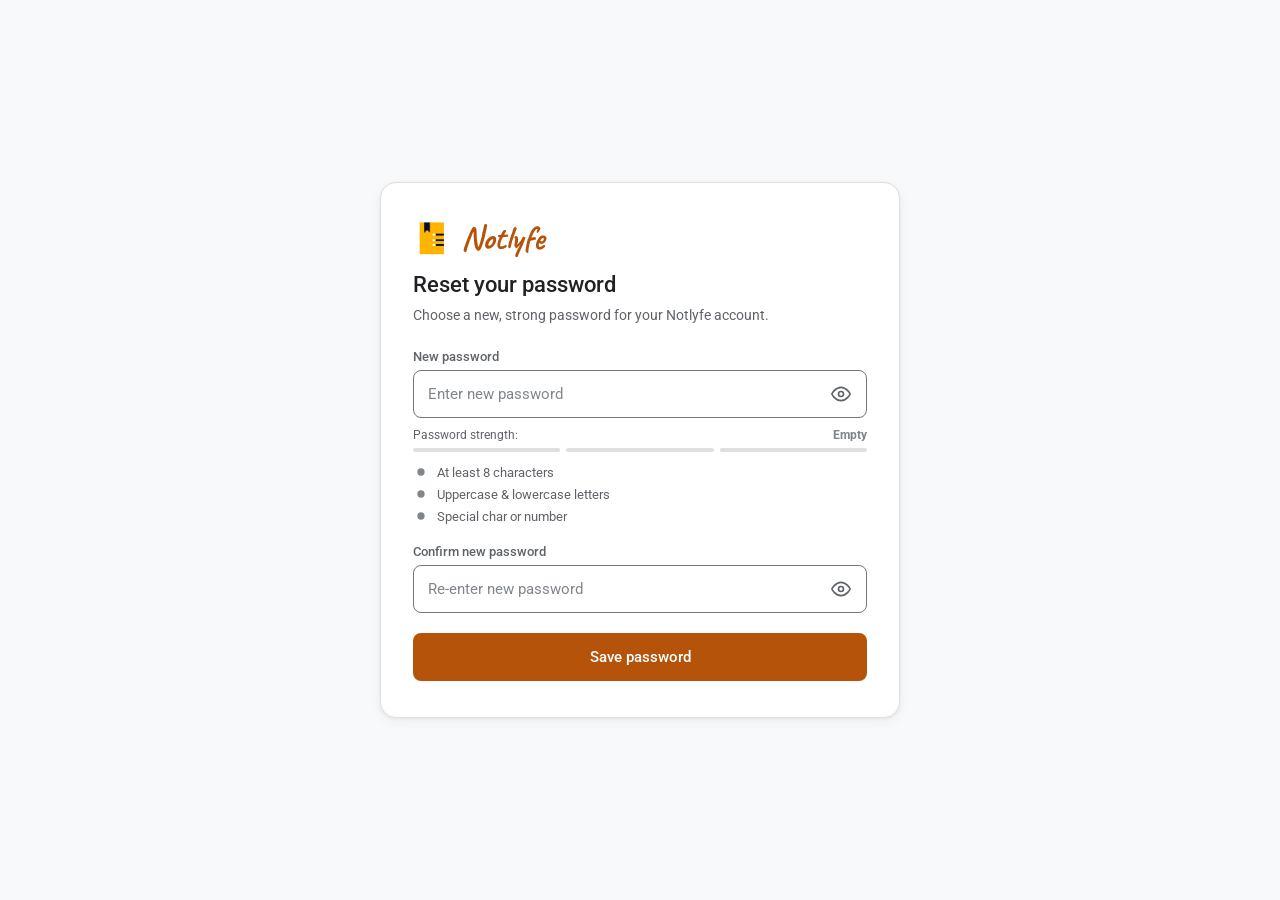
<file: site/reset/index.html>
<!DOCTYPE html>
<html lang="en">
<head>
  <meta charset="UTF-8">
  <meta name="viewport" content="width=device-width, initial-scale=1.0">
  <meta http-equiv="Cache-Control" content="no-cache, no-store, must-revalidate">
  <meta http-equiv="Pragma" content="no-cache">
  <meta http-equiv="Expires" content="0">
  <title>Reset your password — Notlyfe</title>
  <!-- Google Fonts: Caveat (App Brand font) & Roboto (Android clean font) -->
  <link rel="preconnect" href="https://fonts.googleapis.com">
  <link rel="preconnect" href="https://fonts.gstatic.com" crossorigin>
  <link href="https://fonts.googleapis.com/css2?family=Caveat:wght@700&family=Roboto:wght@400;500;700&display=swap" rel="stylesheet">
  <style>
    :root {
      --bg: #f8f9fa;
      --surface: #ffffff;
      --border: #e0e0e0;
      --border-focus: #b45309;
      --text-primary: #202124;
      --text-secondary: #5f6368;
      --text-tertiary: #80868b;
      --primary: #b45309;
      --primary-hover: #92400e;
      --primary-focus-ring: rgba(180, 83, 9, 0.18);
      
      --color-weak: #d93025;
      --color-fair: #f59e0b;
      --color-strong: #1e8e3e;
      --bar-empty: #e0e0e0;
    }

    * {
      box-sizing: border-box;
      margin: 0;
      padding: 0;
      -webkit-tap-highlight-color: transparent;
    }

    body {
      font-family: 'Roboto', -apple-system, BlinkMacSystemFont, "Segoe UI", sans-serif;
      background-color: var(--bg);
      color: var(--text-primary);
      min-height: 100vh;
      display: flex;
      align-items: center;
      justify-content: center;
      padding: 24px 16px;
    }

    /* Minimal, Clean Android Style Card */
    .card {
      width: 100%;
      max-width: 520px; /* Wider card width */
      background: var(--surface);
      border: 1px solid var(--border);
      border-radius: 16px;
      padding: 36px 32px;
      box-shadow: 0 1px 3px rgba(60, 64, 67, 0.08), 0 4px 12px rgba(60, 64, 67, 0.05);
      margin: auto;
    }

    /* Header */
    .header {
      margin-bottom: 24px;
    }

    .brand-row {
      display: flex;
      align-items: center;
      gap: 10px;
      margin-bottom: 14px;
    }

    .brand-logo-img {
      width: 38px;
      height: 38px;
      border-radius: 8px;
      object-fit: contain;
    }

    .brand-name {
      font-family: 'Caveat', cursive; /* Exact Notlyfe app font */
      font-size: 34px;
      font-weight: 700;
      color: var(--primary);
      line-height: 1;
    }

    .title {
      font-size: 22px;
      font-weight: 500;
      color: var(--text-primary);
      line-height: 1.3;
      margin-bottom: 6px;
    }

    .subtitle {
      font-size: 14px;
      color: var(--text-secondary);
      line-height: 1.45;
    }

    /* Form Fields */
    .form-group {
      margin-bottom: 20px;
    }

    .field-label {
      display: block;
      font-size: 13px;
      font-weight: 500;
      color: var(--text-secondary);
      margin-bottom: 6px;
    }

    .input-box {
      position: relative;
      display: flex;
      align-items: center;
    }

    .input-box input {
      width: 100%;
      height: 48px;
      padding: 12px 44px 12px 14px;
      border: 1px solid #747775;
      border-radius: 8px;
      font-size: 15px;
      color: var(--text-primary);
      background: #ffffff;
      outline: none;
      transition: border-color 0.15s, box-shadow 0.15s;
      font-family: inherit;
    }

    .input-box input:focus {
      border: 2px solid var(--border-focus);
      padding-left: 13px;
      box-shadow: 0 0 0 3px var(--primary-focus-ring);
    }

    .input-box input::placeholder {
      color: var(--text-tertiary);
    }

    .btn-eye {
      position: absolute;
      right: 8px;
      background: transparent;
      border: none;
      padding: 8px;
      color: var(--text-secondary);
      cursor: pointer;
      display: flex;
      align-items: center;
      justify-content: center;
      border-radius: 50%;
    }

    .btn-eye:hover {
      background: #f1f3f4;
      color: var(--text-primary);
    }

    .btn-eye svg {
      width: 20px;
      height: 20px;
      fill: none;
      stroke: currentColor;
      stroke-width: 2;
      stroke-linecap: round;
      stroke-linejoin: round;
    }

    /* 3-Line Password Strength Indicator */
    .strength-section {
      margin-top: 10px;
    }

    .strength-status {
      display: flex;
      justify-content: space-between;
      align-items: center;
      font-size: 12px;
      margin-bottom: 6px;
    }

    .strength-status-label {
      color: var(--text-secondary);
    }

    .strength-status-text {
      font-weight: 700;
      color: var(--text-tertiary);
    }

    .bars-row {
      display: flex;
      gap: 6px;
      height: 4px;
      margin-bottom: 12px;
    }

    .bar {
      flex: 1;
      height: 100%;
      border-radius: 2px;
      background-color: var(--bar-empty);
      transition: background-color 0.2s ease;
    }

    /* Requirements: Strictly One per line */
    .req-list {
      display: flex;
      flex-direction: column;
      gap: 6px;
    }

    .req-item {
      display: flex;
      align-items: center;
      gap: 8px;
      font-size: 12.5px;
      color: var(--text-secondary);
      transition: color 0.15s ease;
    }

    .req-icon {
      width: 16px;
      height: 16px;
      display: flex;
      align-items: center;
      justify-content: center;
      flex-shrink: 0;
      color: var(--text-tertiary);
    }

    .req-icon svg {
      width: 14px;
      height: 14px;
      stroke: currentColor;
      stroke-width: 2.5;
      fill: none;
    }

    .req-item.met {
      color: #137333;
      font-weight: 500;
    }

    .req-item.met .req-icon {
      color: #137333;
    }

    /* Clean Android Primary Button */
    .btn-primary {
      width: 100%;
      height: 48px;
      background: var(--primary);
      color: #ffffff;
      border: none;
      border-radius: 8px;
      font-size: 15px;
      font-weight: 500;
      cursor: pointer;
      margin-top: 14px;
      display: flex;
      align-items: center;
      justify-content: center;
      gap: 8px;
      transition: background-color 0.15s;
      font-family: inherit;
    }

    .btn-primary:hover:not(:disabled) {
      background: var(--primary-hover);
    }

    .btn-primary:disabled {
      background: #dadce0;
      color: #80868b;
      cursor: not-allowed;
    }

    /* Alert Banner */
    .alert-banner {
      padding: 12px 14px;
      border-radius: 8px;
      font-size: 13px;
      margin-bottom: 18px;
      display: none;
      line-height: 1.4;
      background: #fce8e6;
      color: #c5221f;
      border: 1px solid #fad2cf;
    }

    .spinner {
      width: 18px;
      height: 18px;
      border: 2px solid rgba(255, 255, 255, 0.4);
      border-radius: 50%;
      border-top-color: #ffffff;
      animation: spin 0.7s linear infinite;
      display: none;
    }

    @keyframes spin {
      to { transform: rotate(360deg); }
    }

    /* Success Section: Hidden by default with inline style + CSS */
    #success-section {
      display: none;
      text-align: center;
      padding: 16px 0 8px 0;
    }

    .success-badge {
      width: 56px;
      height: 56px;
      border-radius: 50%;
      background: #e6f4ea;
      margin: 0 auto 16px auto;
      display: flex;
      align-items: center;
      justify-content: center;
      color: #137333;
    }

    .success-badge svg {
      width: 32px;
      height: 32px;
      stroke: #137333;
      stroke-width: 2.5;
      fill: none;
      stroke-linecap: round;
      stroke-linejoin: round;
    }

    .success-headline {
      font-size: 20px;
      font-weight: 500;
      color: var(--text-primary);
      margin-bottom: 8px;
    }

    .success-body {
      font-size: 14px;
      color: var(--text-secondary);
      line-height: 1.5;
      margin-bottom: 24px;
    }

    .btn-app {
      display: inline-flex;
      align-items: center;
      justify-content: center;
      width: 100%;
      height: 48px;
      background: var(--primary);
      color: #ffffff;
      text-decoration: none;
      border-radius: 8px;
      font-size: 15px;
      font-weight: 500;
      transition: background-color 0.15s;
    }

    .btn-app:hover {
      background: var(--primary-hover);
    }
  </style>
</head>
<body>

  <div class="card">
    <!-- Brand / Header -->
    <div class="header">
      <div class="brand-row">
        <img src="logo.png" alt="Notlyfe Logo" class="brand-logo-img" onerror="this.style.display='none'">
        <span class="brand-name">Notlyfe</span>
      </div>
      <h1 class="title">Reset your password</h1>
      <p class="subtitle">Choose a new, strong password for your Notlyfe account.</p>
    </div>

    <!-- Alert Box for Errors -->
    <div id="alert-box" class="alert-banner"></div>

    <!-- Form Section -->
    <div id="form-section">
      <form id="reset-form" onsubmit="handleReset(event)" autocomplete="off">
        
        <!-- New Password Field -->
        <div class="form-group">
          <label for="new-password" class="field-label">New password</label>
          <div class="input-box">
            <input type="password" id="new-password" placeholder="Enter new password" required autocomplete="new-password" oninput="updateStrength()" onkeyup="updateStrength()" onchange="updateStrength()" onpaste="setTimeout(updateStrength, 10)">
            <button type="button" class="btn-eye" id="toggle-new" onclick="togglePwd('new-password', this)" title="Show/Hide">
              <svg viewBox="0 0 24 24"><path d="M1 12s4-8 11-8 11 8 11 8-4 8-11 8-11-8-11-8z"></path><circle cx="12" cy="12" r="3"></circle></svg>
            </button>
          </div>

          <!-- 3-Line Password Strength Indicator -->
          <div class="strength-section">
            <div class="strength-status">
              <span class="strength-status-label">Password strength:</span>
              <span id="strength-text" class="strength-status-text">Empty</span>
            </div>
            <div class="bars-row">
              <div class="bar" id="bar-1"></div>
              <div class="bar" id="bar-2"></div>
              <div class="bar" id="bar-3"></div>
            </div>

            <!-- ONE REQUIREMENT PER LINE -->
            <div class="req-list">
              <div class="req-item" id="req-length">
                <span class="req-icon" id="icon-length">
                  <svg viewBox="0 0 24 24"><circle cx="12" cy="12" r="5" fill="currentColor"/></svg>
                </span>
                <span>At least 8 characters</span>
              </div>
              <div class="req-item" id="req-case">
                <span class="req-icon" id="icon-case">
                  <svg viewBox="0 0 24 24"><circle cx="12" cy="12" r="5" fill="currentColor"/></svg>
                </span>
                <span>Uppercase &amp; lowercase letters</span>
              </div>
              <div class="req-item" id="req-special">
                <span class="req-icon" id="icon-special">
                  <svg viewBox="0 0 24 24"><circle cx="12" cy="12" r="5" fill="currentColor"/></svg>
                </span>
                <span>Special char or number</span>
              </div>
            </div>
          </div>
        </div>

        <!-- Confirm Password Field -->
        <div class="form-group">
          <label for="confirm-password" class="field-label">Confirm new password</label>
          <div class="input-box">
            <input type="password" id="confirm-password" placeholder="Re-enter new password" required autocomplete="new-password">
            <button type="button" class="btn-eye" id="toggle-confirm" onclick="togglePwd('confirm-password', this)" title="Show/Hide">
              <svg viewBox="0 0 24 24"><path d="M1 12s4-8 11-8 11 8 11 8-4 8-11 8-11-8-11-8z"></path><circle cx="12" cy="12" r="3"></circle></svg>
            </button>
          </div>
        </div>

        <!-- Submit Button -->
        <button type="submit" id="submit-btn" class="btn-primary">
          <div id="btn-spinner" class="spinner"></div>
          <span id="btn-text">Save password</span>
        </button>
      </form>
    </div>

    <!-- Success Section (EXPLICITLY HIDDEN INITIALLY) -->
    <div id="success-section" style="display: none;">
      <div class="success-badge">
        <svg viewBox="0 0 24 24"><polyline points="20 6 9 17 4 12"></polyline></svg>
      </div>
      <h2 class="success-headline">Password updated</h2>
      <p class="success-body">
        Your password has been changed successfully. You can now open the Notlyfe app and sign in with your new password.
      </p>
      <a href="notlyfe://" class="btn-app">Open Notlyfe App</a>
    </div>
  </div>

  <script>
    // Supabase Configuration
    const SUPABASE_URL = "https://ldnlbuextqhnslzephpu.supabase.co";
    const SUPABASE_ANON_KEY = "eyJhbGciOiJIUzI1NiIsInR5cCI6IkpXVCJ9.eyJpc3MiOiJzdXBhYmFzZSIsInJlZiI6ImxkbmxidWV4dHFobnNsemVwaHB1Iiwicm9sZSI6ImFub24iLCJpYXQiOjE3OTE5NTM4NzEsImV4cCI6MjEwNzUyOTg3MX0.6ET6oBSNWGqKc5rIFGkTOzv1vpGV2d_EP6d-hD2mSGk";

    const CHECKMARK_SVG = '<svg viewBox="0 0 24 24"><polyline points="20 6 9 17 4 12"></polyline></svg>';
    const DOT_SVG = '<svg viewBox="0 0 24 24"><circle cx="12" cy="12" r="5" fill="currentColor"/></svg>';

    // Toggle Password Visibility
    function togglePwd(inputId, btn) {
      const input = document.getElementById(inputId);
      const isPwd = input.type === "password";
      input.type = isPwd ? "text" : "password";
      btn.innerHTML = isPwd
        ? '<svg viewBox="0 0 24 24"><path d="M17.94 17.94A10.07 10.07 0 0 1 12 20c-7 0-11-8-11-8a18.45 18.45 0 0 1 5.06-5.94M9.9 4.24A9.12 9.12 0 0 1 12 4c7 0 11 8 11 8a18.5 18.5 0 0 1-2.16 3.19m-6.72-1.07a3 3 0 1 1-4.24-4.24"></path><line x1="1" y1="1" x2="23" y2="23"></line></svg>'
        : '<svg viewBox="0 0 24 24"><path d="M1 12s4-8 11-8 11 8 11 8-4 8-11 8-11-8-11-8z"></path><circle cx="12" cy="12" r="3"></circle></svg>';
    }

    // 3-Line Strength Logic
    function updateStrength() {
      const input = document.getElementById("new-password");
      const val = input ? input.value : "";

      const b1 = document.getElementById("bar-1");
      const b2 = document.getElementById("bar-2");
      const b3 = document.getElementById("bar-3");
      const sText = document.getElementById("strength-text");

      const reqLen = document.getElementById("req-length");
      const reqCs = document.getElementById("req-case");
      const reqSp = document.getElementById("req-special");

      const iconLen = document.getElementById("icon-length");
      const iconCs = document.getElementById("icon-case");
      const iconSp = document.getElementById("icon-special");

      if (!b1 || !b2 || !b3 || !sText) return;

      const isLength = val.length >= 8;
      const isCase = /[A-Z]/.test(val) && /[a-z]/.test(val);
      const isSpecial = /[0-9]/.test(val) || /[^A-Za-z0-9]/.test(val);

      // Line 1: Length
      if (reqLen) reqLen.classList.toggle("met", isLength);
      if (iconLen) iconLen.innerHTML = isLength ? CHECKMARK_SVG : DOT_SVG;

      // Line 2: Case
      if (reqCs) reqCs.classList.toggle("met", isCase);
      if (iconCs) iconCs.innerHTML = isCase ? CHECKMARK_SVG : DOT_SVG;

      // Line 3: Special or Number
      if (reqSp) reqSp.classList.toggle("met", isSpecial);
      if (iconSp) iconSp.innerHTML = isSpecial ? CHECKMARK_SVG : DOT_SVG;

      let score = 0;
      if (isLength) score++;
      if (isCase) score++;
      if (isSpecial) score++;

      // Reset bars to gray
      b1.style.backgroundColor = "#e0e0e0";
      b2.style.backgroundColor = "#e0e0e0";
      b3.style.backgroundColor = "#e0e0e0";

      if (val.length === 0) {
        sText.textContent = "Empty";
        sText.style.color = "#80868b";
      } else if (score <= 1 || val.length < 6) {
        b1.style.backgroundColor = "#d93025"; // Red
        sText.textContent = "Weak";
        sText.style.color = "#d93025";
      } else if (score === 2) {
        b1.style.backgroundColor = "#f59e0b"; // Amber
        b2.style.backgroundColor = "#f59e0b";
        sText.textContent = "Fair";
        sText.style.color = "#f59e0b";
      } else if (score === 3) {
        b1.style.backgroundColor = "#1e8e3e"; // Green
        b2.style.backgroundColor = "#1e8e3e";
        b3.style.backgroundColor = "#1e8e3e";
        sText.textContent = "Strong";
        sText.style.color = "#1e8e3e";
      }
    }

    // Read recovery token from URL hash only and immediately strip it from the address bar.
    let cachedAccessToken = null;
    function getAccessToken() {
      if (cachedAccessToken) return cachedAccessToken;
      if (window.location.hash) {
        const hash = window.location.hash.substring(1);
        const params = new URLSearchParams(hash);
        const token = params.get("access_token");
        if (token) {
          cachedAccessToken = token;
          window.history.replaceState(null, "", window.location.pathname);
          return token;
        }
      }
      return null;
    }

    (function initUrlState() {
      try {
        const hashParams = new URLSearchParams(window.location.hash.substring(1));
        const errorDesc = hashParams.get("error_description");
        if (errorDesc) {
          const alertBox = document.getElementById("alert-box");
          if (alertBox) {
            alertBox.textContent = "Link error: " + errorDesc;
            alertBox.style.display = "block";
          }
        }
        getAccessToken();
      } catch (_) {}
    })();

    async function handleReset(e) {
      e.preventDefault();

      const alertBox = document.getElementById("alert-box");
      const formSection = document.getElementById("form-section");
      const successSection = document.getElementById("success-section");
      const submitBtn = document.getElementById("submit-btn");
      const btnSpinner = document.getElementById("btn-spinner");
      const btnText = document.getElementById("btn-text");

      const newPwd = document.getElementById("new-password");
      const confirmPwd = document.getElementById("confirm-password");

      if (alertBox) alertBox.style.display = "none";

      const pwd = newPwd.value;
      const cpwd = confirmPwd.value;

      if (pwd.length < 8) {
        alertBox.textContent = "Password must be at least 8 characters.";
        alertBox.style.display = "block";
        return;
      }

      if (pwd !== cpwd) {
        alertBox.textContent = "Passwords do not match.";
        alertBox.style.display = "block";
        return;
      }

      submitBtn.disabled = true;
      btnSpinner.style.display = "block";
      btnText.textContent = "Saving...";

      try {
        const token = getAccessToken();

        if (!token) {
          alertBox.textContent = "Reset session has expired or is missing. Please click the link in your email again.";
          alertBox.style.display = "block";
          submitBtn.disabled = false;
          btnSpinner.style.display = "none";
          btnText.textContent = "Save password";
          return;
        }

        const response = await fetch(`${SUPABASE_URL}/auth/v1/user`, {
          method: "PUT",
          headers: {
            "apikey": SUPABASE_ANON_KEY,
            "Authorization": `Bearer ${token}`,
            "Content-Type": "application/json"
          },
          body: JSON.stringify({ password: pwd })
        });

        let resData = {};
        try {
          resData = await response.json();
        } catch (_) {}

        if (!response.ok) {
          const errMsg = resData.msg || resData.message || resData.error_description || "Could not update password.";
          alertBox.textContent = errMsg;
          alertBox.style.display = "block";
          submitBtn.disabled = false;
          btnSpinner.style.display = "none";
          btnText.textContent = "Save password";
          return;
        }

        cachedAccessToken = null;
        formSection.style.display = "none";
        successSection.style.display = "block";

      } catch (_) {
        alertBox.textContent = "Could not complete password reset. Please try again.";
        alertBox.style.display = "block";
        submitBtn.disabled = false;
        btnSpinner.style.display = "none";
        btnText.textContent = "Save password";
      }
    }
  </script>
</body>
</html>
</file>
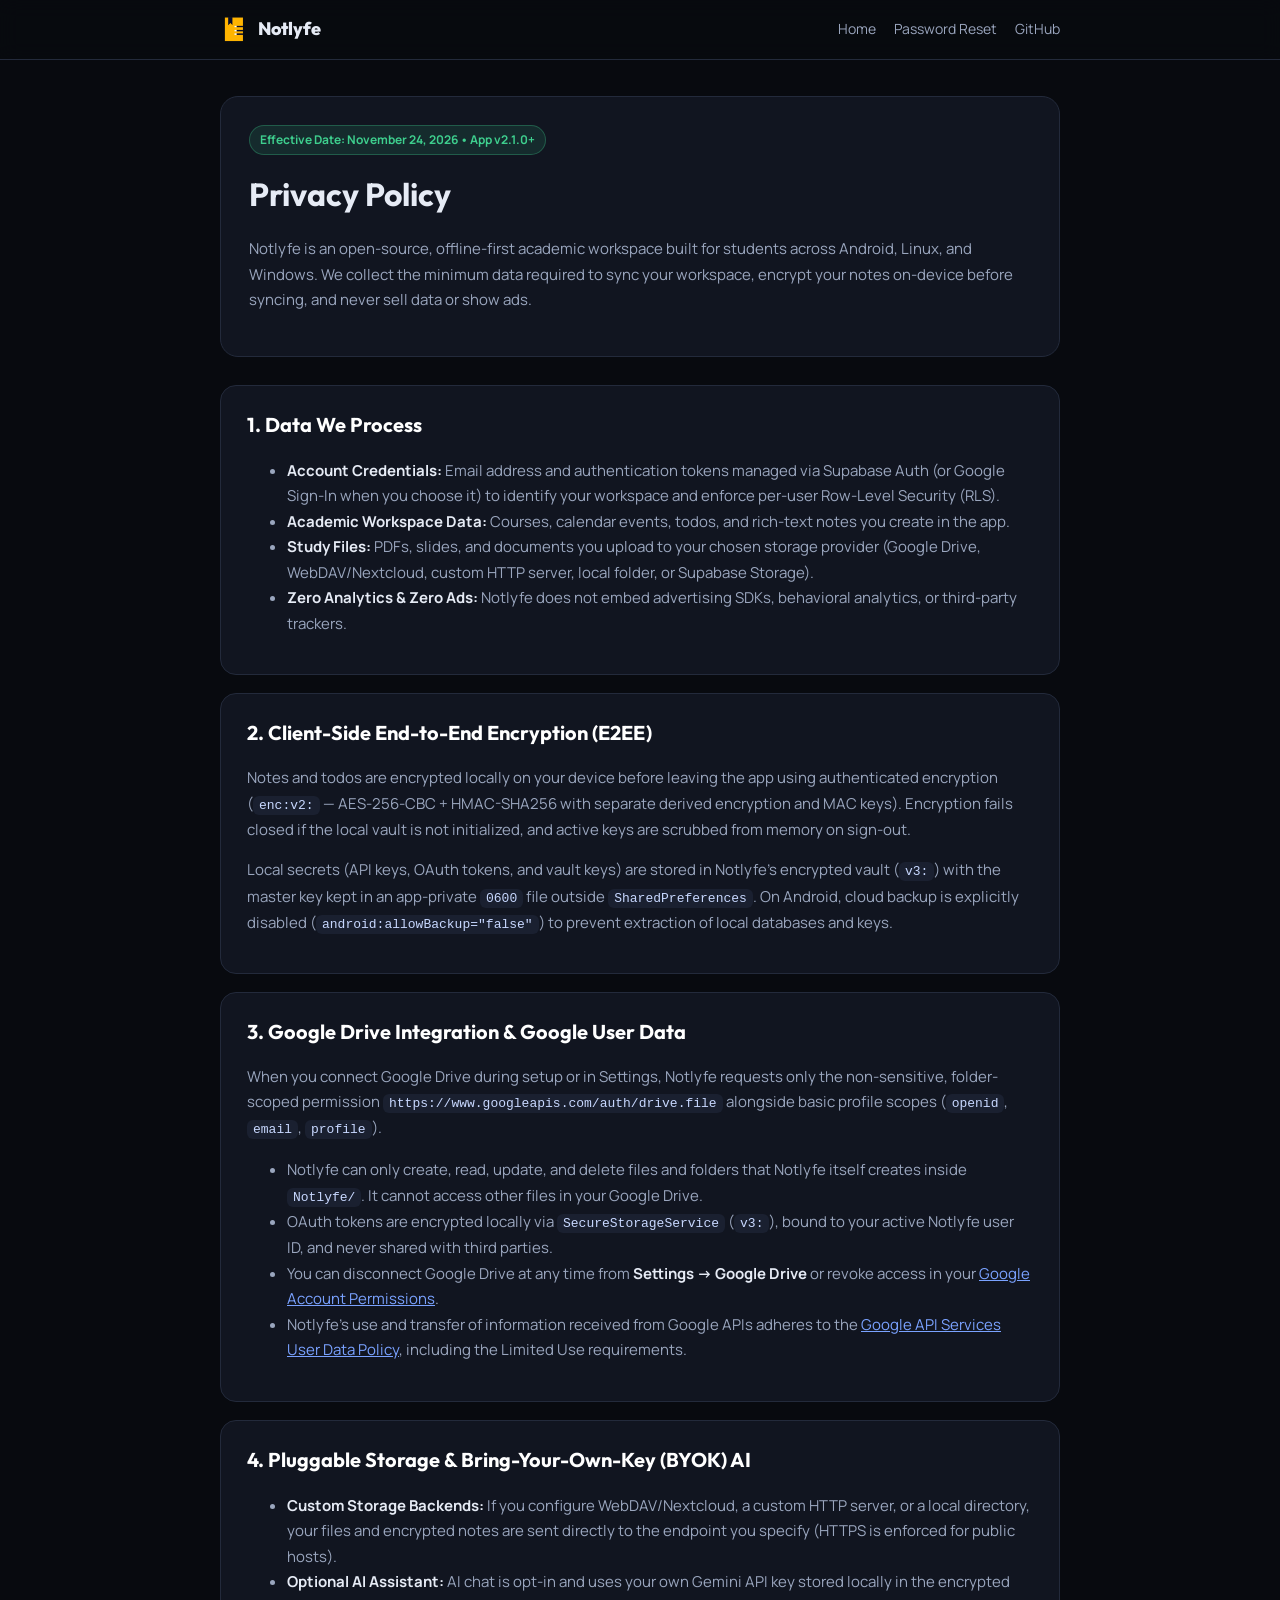
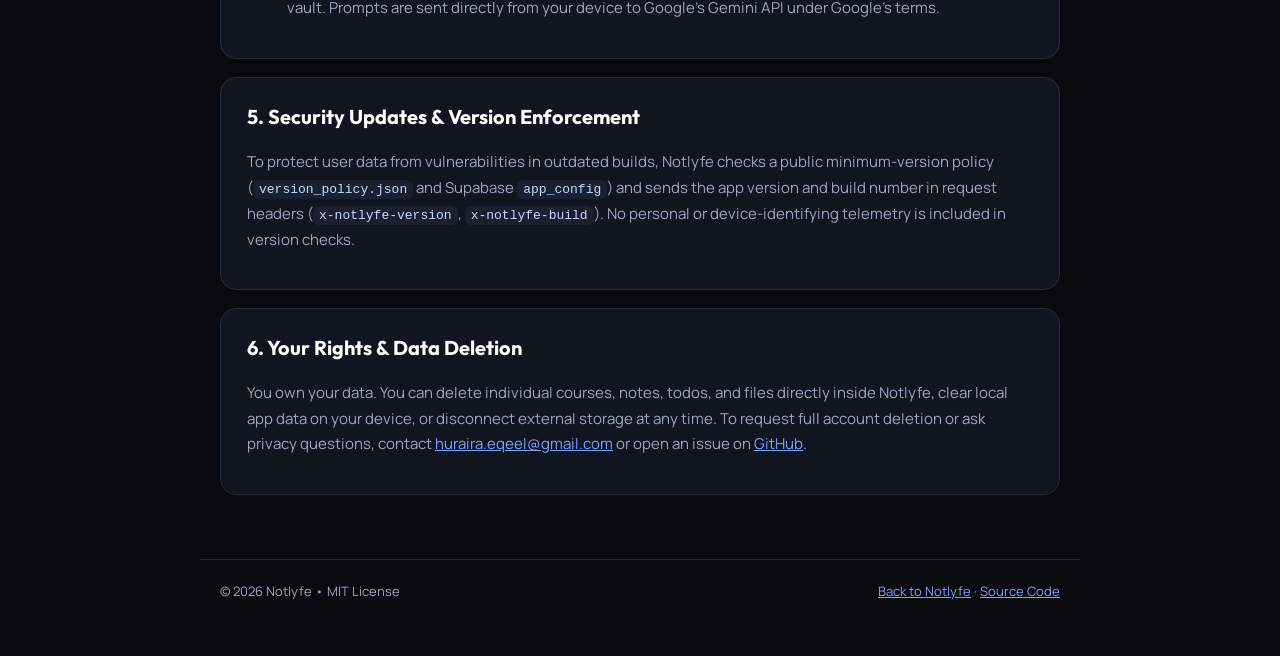
<file: site/privacy.html>
<!DOCTYPE html>
<html lang="en">
<head>
  <meta charset="UTF-8">
  <meta name="viewport" content="width=device-width, initial-scale=1.0">
  <title>Privacy Policy — Notlyfe</title>
  <meta name="description" content="Notlyfe Privacy Policy covering client-side end-to-end encryption, Google Drive folder-only access, pluggable storage, and zero tracking.">
  <link rel="icon" type="image/png" href="assets/logo.png">
  <link rel="preconnect" href="https://fonts.googleapis.com">
  <link rel="preconnect" href="https://fonts.gstatic.com" crossorigin>
  <link href="https://fonts.googleapis.com/css2?family=Manrope:wght@400;500;600;700&family=Outfit:wght@600;700;800&display=swap" rel="stylesheet">
  <style>
    :root {
      --bg: #080a0f;
      --surface: #111520;
      --border: #232a3b;
      --text: #e6ebf5;
      --muted: #9aa6be;
      --accent: #7aa2ff;
      --good: #3ecf8e;
    }
    * { box-sizing: border-box; }
    body {
      margin: 0;
      font-family: 'Manrope', -apple-system, BlinkMacSystemFont, sans-serif;
      background: var(--bg);
      color: var(--text);
      line-height: 1.7;
    }
    header {
      border-bottom: 1px solid var(--border);
      background: rgba(8, 10, 15, 0.9);
      backdrop-filter: blur(10px);
      position: sticky;
      top: 0;
      z-index: 10;
    }
    .nav {
      max-width: 880px;
      margin: 0 auto;
      padding: 14px 20px;
      display: flex;
      align-items: center;
      justify-content: space-between;
      gap: 16px;
    }
    .brand {
      display: flex;
      align-items: center;
      gap: 10px;
      text-decoration: none;
      color: var(--text);
      font-family: 'Outfit', sans-serif;
      font-weight: 800;
      font-size: 18px;
    }
    .brand img { width: 28px; height: 28px; border-radius: 7px; }
    .nav-links { display: flex; gap: 18px; font-size: 14px; }
    .nav-links a { color: var(--muted); text-decoration: none; }
    .nav-links a:hover { color: var(--text); }
    main {
      max-width: 880px;
      margin: 36px auto 64px;
      padding: 0 20px;
    }
    .hero {
      background: var(--surface);
      border: 1px solid var(--border);
      border-radius: 18px;
      padding: 28px;
      margin-bottom: 28px;
    }
    .badge {
      display: inline-block;
      font-size: 12px;
      font-weight: 700;
      color: var(--good);
      background: rgba(62, 207, 142, 0.12);
      border: 1px solid rgba(62, 207, 142, 0.3);
      padding: 4px 10px;
      border-radius: 999px;
      margin-bottom: 12px;
    }
    h1, h2 { font-family: 'Outfit', sans-serif; margin-top: 0; }
    h1 { font-size: 32px; margin-bottom: 8px; }
    h2 { font-size: 20px; margin-top: 30px; margin-bottom: 10px; color: #ffffff; }
    p, li { color: var(--muted); font-size: 15px; }
    strong { color: var(--text); }
    code {
      background: #1a2030;
      color: #c8d8ff;
      padding: 2px 6px;
      border-radius: 6px;
      font-size: 13px;
    }
    section.card {
      background: var(--surface);
      border: 1px solid var(--border);
      border-radius: 16px;
      padding: 22px 26px;
      margin-bottom: 18px;
    }
    section.card h2 { margin-top: 0; }
    a { color: var(--accent); }
    footer {
      max-width: 880px;
      margin: 0 auto 40px;
      padding: 20px;
      border-top: 1px solid var(--border);
      color: var(--muted);
      font-size: 13px;
      display: flex;
      justify-content: space-between;
      flex-wrap: wrap;
      gap: 12px;
    }
  </style>
</head>
<body>
  <header>
    <div class="nav">
      <a class="brand" href="./">
        <img src="assets/logo.png" alt="Notlyfe">
        <span>Notlyfe</span>
      </a>
      <div class="nav-links">
        <a href="./">Home</a>
        <a href="reset/">Password Reset</a>
        <a href="https://github.com/hurairamuzammal/Notlyfe-Student-Oragnizer" target="_blank" rel="noopener noreferrer">GitHub</a>
      </div>
    </div>
  </header>

  <main>
    <div class="hero">
      <span class="badge">Effective Date: November 24, 2026 &bull; App v2.1.0+</span>
      <h1>Privacy Policy</h1>
      <p>
        Notlyfe is an open-source, offline-first academic workspace built for students across Android, Linux, and Windows.
        We collect the minimum data required to sync your workspace, encrypt your notes on-device before syncing, and never sell data or show ads.
      </p>
    </div>

    <section class="card">
      <h2>1. Data We Process</h2>
      <ul>
        <li><strong>Account Credentials:</strong> Email address and authentication tokens managed via Supabase Auth (or Google Sign-In when you choose it) to identify your workspace and enforce per-user Row-Level Security (RLS).</li>
        <li><strong>Academic Workspace Data:</strong> Courses, calendar events, todos, and rich-text notes you create in the app.</li>
        <li><strong>Study Files:</strong> PDFs, slides, and documents you upload to your chosen storage provider (Google Drive, WebDAV/Nextcloud, custom HTTP server, local folder, or Supabase Storage).</li>
        <li><strong>Zero Analytics &amp; Zero Ads:</strong> Notlyfe does not embed advertising SDKs, behavioral analytics, or third-party trackers.</li>
      </ul>
    </section>

    <section class="card">
      <h2>2. Client-Side End-to-End Encryption (E2EE)</h2>
      <p>
        Notes and todos are encrypted locally on your device before leaving the app using authenticated encryption
        (<code>enc:v2:</code> — AES-256-CBC + HMAC-SHA256 with separate derived encryption and MAC keys).
        Encryption fails closed if the local vault is not initialized, and active keys are scrubbed from memory on sign-out.
      </p>
      <p>
        Local secrets (API keys, OAuth tokens, and vault keys) are stored in Notlyfe's encrypted vault (<code>v3:</code>)
        with the master key kept in an app-private <code>0600</code> file outside <code>SharedPreferences</code>.
        On Android, cloud backup is explicitly disabled (<code>android:allowBackup="false"</code>) to prevent extraction of local databases and keys.
      </p>
    </section>

    <section class="card">
      <h2>3. Google Drive Integration &amp; Google User Data</h2>
      <p>
        When you connect Google Drive during setup or in Settings, Notlyfe requests only the non-sensitive, folder-scoped
        permission <code>https://www.googleapis.com/auth/drive.file</code> alongside basic profile scopes
        (<code>openid</code>, <code>email</code>, <code>profile</code>).
      </p>
      <ul>
        <li>Notlyfe can only create, read, update, and delete files and folders that Notlyfe itself creates inside <code>Notlyfe/</code>. It cannot access other files in your Google Drive.</li>
        <li>OAuth tokens are encrypted locally via <code>SecureStorageService</code> (<code>v3:</code>), bound to your active Notlyfe user ID, and never shared with third parties.</li>
        <li>You can disconnect Google Drive at any time from <strong>Settings &rarr; Google Drive</strong> or revoke access in your <a href="https://myaccount.google.com/permissions" target="_blank" rel="noopener noreferrer">Google Account Permissions</a>.</li>
        <li>Notlyfe's use and transfer of information received from Google APIs adheres to the <a href="https://developers.google.com/terms/api-services-user-data-policy" target="_blank" rel="noopener noreferrer">Google API Services User Data Policy</a>, including the Limited Use requirements.</li>
      </ul>
    </section>

    <section class="card">
      <h2>4. Pluggable Storage &amp; Bring-Your-Own-Key (BYOK) AI</h2>
      <ul>
        <li><strong>Custom Storage Backends:</strong> If you configure WebDAV/Nextcloud, a custom HTTP server, or a local directory, your files and encrypted notes are sent directly to the endpoint you specify (HTTPS is enforced for public hosts).</li>
        <li><strong>Optional AI Assistant:</strong> AI chat is opt-in and uses your own Gemini API key stored locally in the encrypted vault. Prompts are sent directly from your device to Google's Gemini API under Google's terms.</li>
      </ul>
    </section>

    <section class="card">
      <h2>5. Security Updates &amp; Version Enforcement</h2>
      <p>
        To protect user data from vulnerabilities in outdated builds, Notlyfe checks a public minimum-version policy
        (<code>version_policy.json</code> and Supabase <code>app_config</code>) and sends the app version and build number in request headers
        (<code>x-notlyfe-version</code>, <code>x-notlyfe-build</code>). No personal or device-identifying telemetry is included in version checks.
      </p>
    </section>

    <section class="card">
      <h2>6. Your Rights &amp; Data Deletion</h2>
      <p>
        You own your data. You can delete individual courses, notes, todos, and files directly inside Notlyfe, clear local app data on your device, or disconnect external storage at any time.
        To request full account deletion or ask privacy questions, contact
        <a href="mailto:huraira.eqeel@gmail.com">huraira.eqeel@gmail.com</a> or open an issue on
        <a href="https://github.com/hurairamuzammal/Notlyfe-Student-Oragnizer/issues" target="_blank" rel="noopener noreferrer">GitHub</a>.
      </p>
    </section>
  </main>

  <footer>
    <span>&copy; 2026 Notlyfe &bull; MIT License</span>
    <span><a href="./">Back to Notlyfe</a> &middot; <a href="https://github.com/hurairamuzammal/Notlyfe-Student-Oragnizer" target="_blank" rel="noopener noreferrer">Source Code</a></span>
  </footer>
</body>
</html>
</file>
<file: site/style.css>
/* ==========================================================================
   Notlyfe High-Performance Product Landing Page — Modern Multi-Section Design
   Anti-AI-Slop • Dynamic Animations • High-Contrast Architecture
   ========================================================================== */

:root {
  /* Dark Canvas & Surfaces */
  --bg-deep: #080a0f;
  --bg-dark: #0e121a;
  --bg-dark-card: #141923;
  --bg-dark-card-hover: #1a202c;
  
  /* Light Surfaces for Contrasting Sections */
  --bg-light: #f8fafc;
  --bg-light-alt: #f1f5f9;
  --bg-light-card: #ffffff;
  
  /* Primary & Accent Palettes */
  --amber-primary: #f59e0b;
  --amber-light: #fbbf24;
  --amber-glow: rgba(245, 158, 11, 0.35);
  --amber-deep: #d97706;
  --amber-badge-bg: rgba(245, 158, 11, 0.12);
  --amber-badge-border: rgba(245, 158, 11, 0.28);
  
  --emerald-accent: #10b981;
  --emerald-glow: rgba(16, 185, 129, 0.25);
  
  --lime-accent: #22d3ee;
  
  /* Text Tokens */
  --text-white: #ffffff;
  --text-dark-primary: #0f172a;
  --text-dark-secondary: #475569;
  --text-dark-muted: #94a3b8;
  
  --text-light-primary: #f8fafc;
  --text-light-secondary: #cbd5e1;
  --text-light-muted: #64748b;
  
  /* Borders */
  --border-dark: rgba(255, 255, 255, 0.08);
  --border-dark-hover: rgba(245, 158, 11, 0.4);
  --border-light: rgba(15, 23, 42, 0.08);
  --border-light-hover: rgba(245, 158, 11, 0.4);
  
  /* Radii */
  --radius-sm: 8px;
  --radius-md: 14px;
  --radius-lg: 20px;
  --radius-xl: 28px;
  --radius-full: 9999px;
  
  /* Fonts */
  --font-display: 'Outfit', sans-serif;
  --font-body: 'Manrope', -apple-system, BlinkMacSystemFont, sans-serif;
  --font-punch: 'Space Grotesk', sans-serif;
  --font-marker: 'Permanent Marker', cursive;
  --font-brand: 'Caveat', cursive;
  --font-mono: 'JetBrains Mono', monospace;
  
  /* Transitions */
  --ease-spring: cubic-bezier(0.16, 1, 0.3, 1);
  --trans-fast: 0.18s var(--ease-spring);
  --trans-normal: 0.35s var(--ease-spring);
  --trans-slow: 0.6s var(--ease-spring);
}

/* Base Reset */
*, *::before, *::after {
  box-sizing: border-box;
  margin: 0;
  padding: 0;
  -webkit-tap-highlight-color: transparent;
}

html {
  scroll-behavior: smooth;
  font-size: 16px;
}

body {
  font-family: var(--font-body);
  background-color: var(--bg-deep);
  color: var(--text-light-primary);
  line-height: 1.6;
  overflow-x: hidden;
  position: relative;
  -webkit-font-smoothing: antialiased;
}

/* Scroll Progress Bar */
.scroll-progress-line {
  position: fixed;
  top: 0;
  left: 0;
  height: 3px;
  width: 0%;
  background: linear-gradient(90deg, var(--amber-light), var(--amber-deep));
  z-index: 1000;
  transition: width 0.05s linear;
}

/* ==========================================================================
   Header & Navigation
   ========================================================================== */

.site-nav {
  position: fixed;
  top: 0;
  left: 0;
  width: 100%;
  z-index: 900;
  transition: all var(--trans-normal);
  padding: 18px 0;
}

.site-nav.scrolled {
  background: rgba(8, 10, 15, 0.85);
  backdrop-filter: blur(20px);
  -webkit-backdrop-filter: blur(20px);
  border-bottom: 1px solid var(--border-dark);
  padding: 12px 0;
  box-shadow: 0 10px 30px rgba(0, 0, 0, 0.5);
}

.nav-inner {
  max-width: 1240px;
  margin: 0 auto;
  padding: 0 24px;
  display: flex;
  align-items: center;
  justify-content: space-between;
}

.nav-brand-group {
  display: flex;
  align-items: center;
  gap: 12px;
  text-decoration: none;
}

.nav-brand-img {
  width: 38px;
  height: 38px;
  border-radius: 10px;
  object-fit: contain;
  box-shadow: 0 0 15px var(--amber-glow);
}

.nav-brand-name {
  font-family: var(--font-brand);
  font-size: 32px;
  font-weight: 700;
  color: var(--amber-light);
  line-height: 1;
}

.nav-brand-tag {
  font-size: 10px;
  font-weight: 700;
  font-family: var(--font-mono);
  background: var(--amber-badge-bg);
  border: 1px solid var(--amber-badge-border);
  color: var(--amber-light);
  padding: 2px 7px;
  border-radius: var(--radius-full);
  letter-spacing: 0.5px;
}

.nav-links-wrap {
  display: flex;
  align-items: center;
  gap: 32px;
  list-style: none;
}

.nav-item-link {
  font-family: var(--font-display);
  font-size: 14.5px;
  font-weight: 600;
  color: var(--text-light-secondary);
  text-decoration: none;
  transition: color var(--trans-fast);
  position: relative;
}

.nav-item-link:hover {
  color: var(--amber-light);
}

.nav-cta-btn {
  display: inline-flex;
  align-items: center;
  gap: 8px;
  background: var(--amber-primary);
  color: #0b0e14;
  font-family: var(--font-display);
  font-size: 14px;
  font-weight: 700;
  padding: 10px 22px;
  border-radius: var(--radius-full);
  text-decoration: none;
  box-shadow: 0 0 20px rgba(245, 158, 11, 0.4);
  transition: all var(--trans-fast);
}

.nav-cta-btn:hover {
  background: var(--amber-light);
  transform: translateY(-2px);
  box-shadow: 0 0 28px rgba(245, 158, 11, 0.6);
}

/* ==========================================================================
   Hero Section with Dynamic Canvas
   ========================================================================== */

.hero-wrap {
  position: relative;
  min-height: 100vh;
  padding: 140px 24px 80px 24px;
  display: flex;
  align-items: center;
  overflow: hidden;
  background: radial-gradient(circle at 50% 15%, rgba(245, 158, 11, 0.12) 0%, transparent 65%),
              linear-gradient(180deg, var(--bg-deep) 0%, #0d1118 100%);
}

#canvas-backdrop {
  position: absolute;
  top: 0;
  left: 0;
  width: 100%;
  height: 100%;
  pointer-events: none;
  opacity: 0.65;
  z-index: 1;
}

.hero-container {
  max-width: 1240px;
  margin: 0 auto;
  position: relative;
  z-index: 2;
  display: grid;
  grid-template-columns: 1.15fr 0.85fr;
  gap: 56px;
  align-items: center;
}

.hero-pill {
  display: inline-flex;
  align-items: center;
  gap: 10px;
  background: rgba(245, 158, 11, 0.1);
  border: 1px solid rgba(245, 158, 11, 0.3);
  padding: 7px 18px;
  border-radius: var(--radius-full);
  font-family: var(--font-mono);
  font-size: 12.5px;
  font-weight: 600;
  color: var(--amber-light);
  margin-bottom: 24px;
}

.hero-pill-dot {
  width: 8px;
  height: 8px;
  background: var(--amber-primary);
  border-radius: 50%;
  box-shadow: 0 0 10px var(--amber-primary);
  animation: pulseBeacon 1.8s infinite;
}

@keyframes pulseBeacon {
  0%, 100% { transform: scale(1); opacity: 1; }
  50% { transform: scale(0.8); opacity: 0.4; }
}

.hero-headline {
  font-family: var(--font-display);
  font-size: clamp(42px, 5.2vw, 68px);
  font-weight: 800;
  line-height: 1.1;
  letter-spacing: -1.8px;
  color: var(--text-white);
  margin-bottom: 22px;
}

.hero-headline .marker-accent {
  font-family: var(--font-marker);
  color: var(--amber-light);
  font-weight: 400;
  font-size: 1.05em;
  letter-spacing: 0.02em;
  text-shadow: 0 0 25px rgba(245, 158, 11, 0.4);
}

.hero-lead {
  font-size: 18.5px;
  color: var(--text-light-secondary);
  line-height: 1.65;
  max-width: 580px;
  margin-bottom: 36px;
}

.hero-button-row {
  display: flex;
  gap: 16px;
  align-items: center;
  flex-wrap: wrap;
  margin-bottom: 42px;
}

.btn-hero-primary {
  display: inline-flex;
  align-items: center;
  gap: 10px;
  padding: 16px 32px;
  background: linear-gradient(135deg, var(--amber-light) 0%, var(--amber-deep) 100%);
  color: #0b0e14;
  font-family: var(--font-display);
  font-size: 16px;
  font-weight: 800;
  border-radius: var(--radius-full);
  text-decoration: none;
  box-shadow: 0 8px 30px rgba(245, 158, 11, 0.4);
  transition: all var(--trans-fast);
}

.btn-hero-primary:hover {
  transform: translateY(-3px);
  box-shadow: 0 12px 40px rgba(245, 158, 11, 0.6);
}

.btn-hero-outline {
  display: inline-flex;
  align-items: center;
  gap: 10px;
  padding: 16px 28px;
  background: rgba(255, 255, 255, 0.05);
  border: 1px solid var(--border-dark);
  color: var(--text-white);
  font-family: var(--font-display);
  font-size: 16px;
  font-weight: 700;
  border-radius: var(--radius-full);
  text-decoration: none;
  transition: all var(--trans-fast);
}

.btn-hero-outline:hover {
  background: rgba(255, 255, 255, 0.1);
  border-color: rgba(255, 255, 255, 0.25);
  transform: translateY(-2px);
}

.hero-assurance-strip {
  display: flex;
  gap: 24px;
  flex-wrap: wrap;
  font-size: 13.5px;
  color: var(--text-light-muted);
}

.hero-assurance-item {
  display: flex;
  align-items: center;
  gap: 8px;
}

.hero-assurance-item svg {
  color: var(--amber-light);
}

/* Hero Right: Interactive Student Dashboard Card */
.hero-glass-dashboard {
  background: rgba(20, 25, 35, 0.7);
  backdrop-filter: blur(24px);
  -webkit-backdrop-filter: blur(24px);
  border: 1px solid rgba(255, 255, 255, 0.12);
  border-radius: var(--radius-xl);
  padding: 30px;
  box-shadow: 0 25px 60px -15px rgba(0, 0, 0, 0.7), 0 0 40px rgba(245, 158, 11, 0.1);
  position: relative;
  transition: transform 0.2s ease-out;
}

.dash-header {
  display: flex;
  justify-content: space-between;
  align-items: center;
  padding-bottom: 18px;
  border-bottom: 1px solid var(--border-dark);
  margin-bottom: 20px;
}

.dash-user-badge {
  display: flex;
  align-items: center;
  gap: 12px;
}

.dash-avatar {
  width: 42px;
  height: 42px;
  border-radius: 12px;
  background: linear-gradient(135deg, var(--amber-primary), var(--amber-deep));
  display: flex;
  align-items: center;
  justify-content: center;
  font-family: var(--font-display);
  font-weight: 800;
  color: #0b0e14;
}

.dash-meta h4 {
  font-size: 15px;
  font-weight: 700;
  color: var(--text-white);
}

.dash-meta span {
  font-size: 12px;
  color: var(--text-light-muted);
}

.dash-status-pill {
  display: inline-flex;
  align-items: center;
  gap: 6px;
  background: rgba(16, 185, 129, 0.12);
  border: 1px solid rgba(16, 185, 129, 0.3);
  color: var(--emerald-accent);
  padding: 4px 12px;
  border-radius: var(--radius-full);
  font-size: 11.5px;
  font-weight: 700;
}

.dash-metrics-grid {
  display: grid;
  grid-template-columns: 1fr 1fr;
  gap: 14px;
  margin-bottom: 20px;
}

.dash-metric-card {
  background: rgba(255, 255, 255, 0.03);
  border: 1px solid var(--border-dark);
  border-radius: var(--radius-md);
  padding: 16px;
}

.dash-metric-label {
  font-size: 11.5px;
  color: var(--text-light-muted);
  text-transform: uppercase;
  letter-spacing: 0.6px;
  margin-bottom: 4px;
}

.dash-metric-val {
  font-family: var(--font-display);
  font-size: 26px;
  font-weight: 800;
  color: var(--amber-light);
}

.dash-attendance-bar-bg {
  width: 100%;
  height: 6px;
  background: rgba(255, 255, 255, 0.1);
  border-radius: 3px;
  margin-top: 8px;
  overflow: hidden;
}

.dash-attendance-fill {
  width: 88%;
  height: 100%;
  background: var(--amber-primary);
  border-radius: 3px;
}

.dash-upcoming-lecture {
  background: linear-gradient(135deg, rgba(245, 158, 11, 0.12) 0%, rgba(245, 158, 11, 0.04) 100%);
  border: 1px solid rgba(245, 158, 11, 0.25);
  border-radius: var(--radius-md);
  padding: 16px;
}

.lecture-time-chip {
  font-family: var(--font-mono);
  font-size: 11px;
  font-weight: 700;
  color: var(--amber-light);
  margin-bottom: 6px;
}

.lecture-title {
  font-size: 14.5px;
  font-weight: 700;
  color: var(--text-white);
  margin-bottom: 4px;
}

.lecture-venue {
  font-size: 12px;
  color: var(--text-light-secondary);
}

/* ==========================================================================
   Vibrant Animated Ribbon Ticker (High Impact Contrast)
   ========================================================================== */

.ticker-band {
  background: linear-gradient(90deg, #d97706, #f59e0b, #fbbf24, #d97706);
  background-size: 200% auto;
  color: #0b0e14;
  padding: 18px 0;
  overflow: hidden;
  white-space: nowrap;
  font-family: var(--font-punch);
  font-size: 15px;
  font-weight: 800;
  letter-spacing: 0.8px;
  box-shadow: 0 0 35px rgba(245, 158, 11, 0.35);
  border-top: 1px solid rgba(255, 255, 255, 0.3);
  border-bottom: 1px solid rgba(0, 0, 0, 0.2);
}

.ticker-track {
  display: inline-flex;
  animation: marqueeRoll 28s linear infinite;
}

.ticker-item {
  display: inline-flex;
  align-items: center;
  gap: 16px;
  padding: 0 24px;
}

.ticker-dot {
  width: 7px;
  height: 7px;
  background: #0b0e14;
  border-radius: 50%;
}

@keyframes marqueeRoll {
  0% { transform: translateX(0); }
  100% { transform: translateX(-50%); }
}

/* ==========================================================================
   Contrasting Section: Interactive Scenarios ("Real Student Life")
   Clean Light-Canvas Contrast for Ultra Legibility
   ========================================================================== */

.section-light {
  background-color: var(--bg-light);
  color: var(--text-dark-primary);
  padding: 100px 24px;
  position: relative;
}

.section-max {
  max-width: 1240px;
  margin: 0 auto;
}

.section-head-center {
  text-align: center;
  max-width: 720px;
  margin: 0 auto 60px auto;
}

.section-kicker-dark {
  font-family: var(--font-mono);
  font-size: 12.5px;
  font-weight: 700;
  text-transform: uppercase;
  color: var(--amber-deep);
  letter-spacing: 1px;
  margin-bottom: 12px;
}

.section-title-dark {
  font-family: var(--font-display);
  font-size: clamp(34px, 4vw, 46px);
  font-weight: 800;
  color: var(--text-dark-primary);
  line-height: 1.15;
  letter-spacing: -1px;
  margin-bottom: 16px;
}

.section-sub-dark {
  font-size: 17px;
  color: var(--text-dark-secondary);
  line-height: 1.6;
}

/* Interactive Scenario Switcher */
.scenario-layout {
  display: grid;
  grid-template-columns: 0.9fr 1.1fr;
  gap: 40px;
  align-items: center;
}

.scenario-nav-tabs {
  display: flex;
  flex-direction: column;
  gap: 14px;
}

.scenario-tab {
  background: var(--bg-light-card);
  border: 1px solid var(--border-light);
  border-radius: var(--radius-lg);
  padding: 22px 24px;
  cursor: pointer;
  text-align: left;
  transition: all var(--trans-fast);
  position: relative;
  overflow: hidden;
}

.scenario-tab::before {
  content: '';
  position: absolute;
  top: 0;
  left: 0;
  width: 4px;
  height: 100%;
  background: transparent;
  transition: background var(--trans-fast);
}

.scenario-tab:hover {
  transform: translateX(4px);
  border-color: rgba(217, 119, 6, 0.3);
  box-shadow: 0 8px 24px rgba(0, 0, 0, 0.04);
}

.scenario-tab.active {
  background: #ffffff;
  border-color: var(--amber-deep);
  box-shadow: 0 12px 32px rgba(217, 119, 6, 0.12);
}

.scenario-tab.active::before {
  background: var(--amber-deep);
}

.scenario-tab-num {
  font-family: var(--font-mono);
  font-size: 11px;
  font-weight: 700;
  color: var(--amber-deep);
  text-transform: uppercase;
  letter-spacing: 0.5px;
  margin-bottom: 4px;
}

.scenario-tab-title {
  font-family: var(--font-display);
  font-size: 18px;
  font-weight: 700;
  color: var(--text-dark-primary);
  margin-bottom: 6px;
}

.scenario-tab-brief {
  font-size: 13.5px;
  color: var(--text-dark-secondary);
  line-height: 1.45;
}

/* Scenario Preview Display (Stage) */
.scenario-stage {
  background: var(--bg-dark);
  color: var(--text-white);
  border-radius: var(--radius-xl);
  padding: 36px;
  border: 1px solid rgba(255, 255, 255, 0.1);
  box-shadow: 0 24px 60px -10px rgba(15, 23, 42, 0.25);
  min-height: 440px;
  display: flex;
  flex-direction: column;
  justify-content: space-between;
  position: relative;
}

.stage-scenario-panel {
  display: none;
  animation: fadeInFast 0.3s ease forwards;
}

.stage-scenario-panel.active {
  display: block;
}

@keyframes fadeInFast {
  from { opacity: 0; transform: translateY(8px); }
  to { opacity: 1; transform: translateY(0); }
}

.stage-badge {
  display: inline-flex;
  align-items: center;
  gap: 8px;
  background: rgba(245, 158, 11, 0.14);
  color: var(--amber-light);
  border: 1px solid rgba(245, 158, 11, 0.3);
  padding: 6px 14px;
  border-radius: var(--radius-full);
  font-size: 12px;
  font-weight: 700;
  margin-bottom: 18px;
}

.stage-title {
  font-family: var(--font-display);
  font-size: 26px;
  font-weight: 800;
  margin-bottom: 12px;
  color: var(--text-white);
}

.stage-desc {
  font-size: 15px;
  color: var(--text-light-secondary);
  line-height: 1.6;
  margin-bottom: 24px;
}

/* Interactive Visual Widget inside Scenario */
.stage-interactive-box {
  background: rgba(255, 255, 255, 0.04);
  border: 1px solid rgba(255, 255, 255, 0.1);
  border-radius: var(--radius-md);
  padding: 20px;
}

.interactive-sim-slider-row {
  display: flex;
  align-items: center;
  justify-content: space-between;
  margin-bottom: 12px;
}

.sim-cgpa-output {
  font-family: var(--font-display);
  font-size: 38px;
  font-weight: 800;
  color: var(--amber-light);
}

/* QR Code Laser Scanner Demo */
.qr-scanner-demo {
  display: flex;
  align-items: center;
  gap: 20px;
}

.qr-box-mock {
  width: 110px;
  height: 110px;
  background: #ffffff;
  border-radius: 14px;
  padding: 8px;
  position: relative;
  overflow: hidden;
  display: flex;
  align-items: center;
  justify-content: center;
}

.qr-laser-line {
  position: absolute;
  top: 0;
  left: 0;
  width: 100%;
  height: 3px;
  background: var(--amber-primary);
  box-shadow: 0 0 10px var(--amber-primary);
  animation: laserScan 2s ease-in-out infinite alternate;
}

@keyframes laserScan {
  0% { top: 4px; }
  100% { top: 102px; }
}

/* ==========================================================================
   Deep Bento Feature Matrix (Dark Section)
   ========================================================================== */

.section-dark {
  background-color: var(--bg-deep);
  color: var(--text-white);
  padding: 100px 24px;
  position: relative;
}

.bento-row-grid {
  display: grid;
  grid-template-columns: repeat(12, 1fr);
  gap: 24px;
}

.bento-cell {
  background: var(--bg-dark-card);
  border: 1px solid var(--border-dark);
  border-radius: var(--radius-xl);
  padding: 34px;
  position: relative;
  overflow: hidden;
  transition: all var(--trans-normal);
}

.bento-cell:hover {
  border-color: var(--border-dark-hover);
  transform: translateY(-4px);
  box-shadow: 0 16px 40px rgba(0, 0, 0, 0.4), 0 0 30px rgba(245, 158, 11, 0.08);
}

.span-8 { grid-column: span 8; }
.span-4 { grid-column: span 4; }
.span-6 { grid-column: span 6; }
.span-12 { grid-column: span 12; }

.bento-icon-wrapper {
  width: 48px;
  height: 48px;
  border-radius: 12px;
  background: rgba(245, 158, 11, 0.12);
  border: 1px solid rgba(245, 158, 11, 0.3);
  display: flex;
  align-items: center;
  justify-content: center;
  color: var(--amber-light);
  margin-bottom: 20px;
}

.bento-cell-title {
  font-family: var(--font-display);
  font-size: 24px;
  font-weight: 700;
  margin-bottom: 10px;
  color: var(--text-white);
}

.bento-cell-desc {
  font-size: 15px;
  color: var(--text-light-secondary);
  line-height: 1.6;
  margin-bottom: 20px;
}

.bento-feature-list {
  list-style: none;
  display: flex;
  flex-direction: column;
  gap: 10px;
}

.bento-feature-item {
  display: flex;
  align-items: center;
  gap: 10px;
  font-size: 14px;
  color: var(--text-light-secondary);
}

.bento-feature-item svg {
  color: var(--amber-light);
  flex-shrink: 0;
}

/* ==========================================================================
   Architecture & Tech Stack Band
   ========================================================================== */

.arch-cards-row {
  display: grid;
  grid-template-columns: repeat(4, 1fr);
  gap: 20px;
  margin-top: 50px;
}

.arch-card {
  background: rgba(255, 255, 255, 0.02);
  border: 1px solid var(--border-dark);
  border-radius: var(--radius-lg);
  padding: 26px 22px;
  text-align: center;
  transition: all var(--trans-fast);
}

.arch-card:hover {
  border-color: var(--amber-primary);
  background: rgba(245, 158, 11, 0.04);
  transform: translateY(-3px);
}

.arch-card-name {
  font-family: var(--font-display);
  font-size: 20px;
  font-weight: 700;
  color: var(--text-white);
  margin-bottom: 6px;
}

.arch-card-role {
  font-size: 13px;
  color: var(--amber-light);
  font-weight: 600;
  margin-bottom: 10px;
}

.arch-card-desc {
  font-size: 13.5px;
  color: var(--text-light-muted);
  line-height: 1.5;
}

/* ==========================================================================
   Developers & Engineering Showcase Section (#developers)
   ========================================================================== */

.dev-showcase-grid {
  display: grid;
  grid-template-columns: 1fr 1fr;
  gap: 32px;
  margin-top: 50px;
}

.dev-profile-card {
  background: var(--bg-dark-card);
  border: 1px solid var(--border-dark);
  border-radius: var(--radius-xl);
  padding: 36px;
  position: relative;
  overflow: hidden;
}

.dev-profile-card::after {
  content: '';
  position: absolute;
  top: -50px;
  right: -50px;
  width: 140px;
  height: 140px;
  border-radius: 50%;
  background: radial-gradient(circle, var(--amber-glow) 0%, transparent 70%);
  pointer-events: none;
}

.dev-head-row {
  display: flex;
  align-items: center;
  gap: 18px;
  margin-bottom: 20px;
}

.dev-avatar-img {
  width: 68px;
  height: 68px;
  border-radius: 18px;
  background: linear-gradient(135deg, #f59e0b, #b45309);
  display: flex;
  align-items: center;
  justify-content: center;
  font-family: var(--font-display);
  font-size: 26px;
  font-weight: 800;
  color: #0b0e14;
  border: 2px solid var(--amber-light);
}

.dev-title-info h3 {
  font-family: var(--font-display);
  font-size: 24px;
  font-weight: 800;
  color: var(--text-white);
}

.dev-title-info span {
  font-size: 14px;
  color: var(--amber-light);
  font-weight: 600;
}

.dev-bio {
  font-size: 15px;
  color: var(--text-light-secondary);
  line-height: 1.65;
  margin-bottom: 24px;
}

.dev-chip-list {
  display: flex;
  flex-wrap: wrap;
  gap: 8px;
  margin-bottom: 24px;
}

.dev-chip {
  background: rgba(255, 255, 255, 0.05);
  border: 1px solid var(--border-dark);
  border-radius: var(--radius-full);
  padding: 5px 12px;
  font-size: 12px;
  font-family: var(--font-mono);
  color: var(--text-light-secondary);
}

.dev-links-row {
  display: flex;
  gap: 14px;
}

.dev-link-btn {
  display: inline-flex;
  align-items: center;
  gap: 8px;
  padding: 10px 18px;
  background: rgba(255, 255, 255, 0.06);
  border: 1px solid var(--border-dark);
  border-radius: var(--radius-full);
  color: var(--text-white);
  text-decoration: none;
  font-size: 13.5px;
  font-weight: 600;
  transition: all var(--trans-fast);
}

.dev-link-btn:hover {
  background: rgba(245, 158, 11, 0.15);
  border-color: var(--amber-primary);
  color: var(--amber-light);
}

/* ==========================================================================
   Interactive Contact Us Section (#contact)
   ========================================================================== */

.contact-wrap {
  background: var(--bg-light);
  color: var(--text-dark-primary);
  padding: 100px 24px;
}

.contact-grid {
  display: grid;
  grid-template-columns: 1fr 1.2fr;
  gap: 56px;
  align-items: start;
}

.contact-info-panel h3 {
  font-family: var(--font-display);
  font-size: 32px;
  font-weight: 800;
  margin-bottom: 16px;
  color: var(--text-dark-primary);
}

.contact-info-panel p {
  font-size: 16px;
  color: var(--text-dark-secondary);
  line-height: 1.65;
  margin-bottom: 30px;
}

.contact-channels {
  display: flex;
  flex-direction: column;
  gap: 18px;
}

.contact-channel-item {
  display: flex;
  align-items: center;
  gap: 14px;
}

.channel-icon {
  width: 44px;
  height: 44px;
  border-radius: 12px;
  background: #ffffff;
  border: 1px solid var(--border-light);
  display: flex;
  align-items: center;
  justify-content: center;
  color: var(--amber-deep);
  box-shadow: 0 4px 12px rgba(0, 0, 0, 0.04);
}

.channel-text strong {
  display: block;
  font-size: 14.5px;
  color: var(--text-dark-primary);
}

.channel-text span {
  font-size: 13px;
  color: var(--text-dark-secondary);
}

/* Contact Form Card */
.contact-form-card {
  background: #ffffff;
  border: 1px solid var(--border-light);
  border-radius: var(--radius-xl);
  padding: 40px;
  box-shadow: 0 20px 45px rgba(0, 0, 0, 0.06);
}

.form-group {
  margin-bottom: 20px;
}

.form-label {
  display: block;
  font-family: var(--font-display);
  font-size: 13.5px;
  font-weight: 700;
  color: var(--text-dark-primary);
  margin-bottom: 8px;
}

.form-input, .form-select, .form-textarea {
  width: 100%;
  padding: 13px 16px;
  border: 1px solid var(--border-light);
  border-radius: var(--radius-md);
  font-family: var(--font-body);
  font-size: 15px;
  color: var(--text-dark-primary);
  background: var(--bg-light-alt);
  transition: all var(--trans-fast);
  outline: none;
}

.form-input:focus, .form-select:focus, .form-textarea:focus {
  background: #ffffff;
  border-color: var(--amber-deep);
  box-shadow: 0 0 0 3px rgba(217, 119, 6, 0.15);
}

.form-textarea {
  resize: vertical;
  min-height: 120px;
}

.btn-form-submit {
  width: 100%;
  padding: 15px;
  background: linear-gradient(135deg, var(--amber-primary) 0%, var(--amber-deep) 100%);
  color: #0b0e14;
  border: none;
  border-radius: var(--radius-full);
  font-family: var(--font-display);
  font-size: 15.5px;
  font-weight: 800;
  cursor: pointer;
  box-shadow: 0 8px 24px rgba(217, 119, 6, 0.35);
  transition: all var(--trans-fast);
}

.btn-form-submit:hover {
  transform: translateY(-2px);
  box-shadow: 0 12px 30px rgba(217, 119, 6, 0.5);
}

.form-feedback-msg {
  display: none;
  margin-top: 16px;
  padding: 14px;
  border-radius: var(--radius-md);
  background: rgba(16, 185, 129, 0.12);
  border: 1px solid rgba(16, 185, 129, 0.3);
  color: #065f46;
  font-size: 14px;
  font-weight: 600;
  text-align: center;
}

/* ==========================================================================
   Accordion FAQ Section
   ========================================================================== */

.faq-box-wrap {
  max-width: 820px;
  margin: 0 auto;
}

.faq-accordion-item {
  background: var(--bg-dark-card);
  border: 1px solid var(--border-dark);
  border-radius: var(--radius-md);
  margin-bottom: 14px;
  overflow: hidden;
  transition: all var(--trans-fast);
}

.faq-trigger-btn {
  width: 100%;
  padding: 20px 24px;
  background: transparent;
  border: none;
  display: flex;
  justify-content: space-between;
  align-items: center;
  font-family: var(--font-display);
  font-size: 17px;
  font-weight: 700;
  color: var(--text-white);
  cursor: pointer;
  text-align: left;
}

.faq-chevron {
  width: 20px;
  height: 20px;
  stroke: var(--text-light-muted);
  stroke-width: 2.2;
  transition: transform var(--trans-fast);
  flex-shrink: 0;
}

.faq-accordion-item.active .faq-chevron {
  transform: rotate(180deg);
  stroke: var(--amber-light);
}

.faq-content-drawer {
  max-height: 0;
  overflow: hidden;
  transition: max-height 0.35s cubic-bezier(0.16, 1, 0.3, 1), padding 0.35s ease;
  padding: 0 24px;
  font-size: 15px;
  color: var(--text-light-secondary);
  line-height: 1.65;
}

.faq-accordion-item.active .faq-content-drawer {
  max-height: 260px;
  padding-bottom: 24px;
}

/* ==========================================================================
   Download / Call to Action Mega Banner
   ========================================================================== */

.mega-cta-section {
  padding: 100px 24px;
  background: var(--bg-deep);
}

.mega-cta-card {
  max-width: 1240px;
  margin: 0 auto;
  background: linear-gradient(135deg, #151b27 0%, #0e1219 100%);
  border: 1px solid rgba(245, 158, 11, 0.25);
  border-radius: var(--radius-xl);
  padding: 70px 48px;
  text-align: center;
  position: relative;
  overflow: hidden;
  box-shadow: 0 30px 80px rgba(0, 0, 0, 0.6);
}

.mega-cta-glow {
  position: absolute;
  top: -120px;
  left: 50%;
  transform: translateX(-50%);
  width: 500px;
  height: 500px;
  border-radius: 50%;
  background: radial-gradient(circle, rgba(245, 158, 11, 0.22) 0%, transparent 70%);
  pointer-events: none;
}

.mega-cta-title {
  font-family: var(--font-display);
  font-size: clamp(34px, 4.2vw, 54px);
  font-weight: 800;
  color: var(--text-white);
  margin-bottom: 16px;
  letter-spacing: -1px;
}

.mega-cta-subtitle {
  font-size: 18px;
  color: var(--text-light-secondary);
  max-width: 620px;
  margin: 0 auto 36px auto;
  line-height: 1.65;
}

.mega-cta-actions {
  display: flex;
  justify-content: center;
  gap: 18px;
  flex-wrap: wrap;
}

/* ==========================================================================
   Footer
   ========================================================================== */

.site-footer {
  background: #06080c;
  border-top: 1px solid var(--border-dark);
  padding: 60px 24px 30px 24px;
  color: var(--text-light-muted);
}

.footer-top-grid {
  max-width: 1240px;
  margin: 0 auto 50px auto;
  display: grid;
  grid-template-columns: 1.5fr 1fr 1fr 1fr;
  gap: 40px;
}

.footer-brand-box img {
  width: 36px;
  height: 36px;
  margin-bottom: 12px;
}

.footer-brand-title {
  font-family: var(--font-brand);
  font-size: 28px;
  color: var(--amber-light);
  font-weight: 700;
  display: block;
  margin-bottom: 8px;
}

.footer-brand-desc {
  font-size: 13.5px;
  line-height: 1.6;
  max-width: 320px;
}

.footer-col h5 {
  font-family: var(--font-display);
  font-size: 14px;
  font-weight: 700;
  color: var(--text-white);
  text-transform: uppercase;
  letter-spacing: 0.8px;
  margin-bottom: 16px;
}

.footer-links-list {
  list-style: none;
  display: flex;
  flex-direction: column;
  gap: 10px;
}

.footer-links-list a {
  color: var(--text-light-secondary);
  text-decoration: none;
  font-size: 13.5px;
  transition: color var(--trans-fast);
}

.footer-links-list a:hover {
  color: var(--amber-light);
}

.footer-bottom {
  max-width: 1240px;
  margin: 0 auto;
  padding-top: 24px;
  border-top: 1px solid rgba(255, 255, 255, 0.05);
  display: flex;
  justify-content: space-between;
  align-items: center;
  flex-wrap: wrap;
  gap: 14px;
  font-size: 13px;
}

/* ==========================================================================
   Scroll-Reveal Animations
   ========================================================================== */

.fade-in-section {
  opacity: 0;
  transform: translateY(28px);
  transition: opacity 0.7s var(--ease-spring), transform 0.7s var(--ease-spring);
  will-change: opacity, transform;
}

.fade-in-section.is-visible {
  opacity: 1;
  transform: translateY(0);
}

/* ==========================================================================
   Responsive Breakpoints
   ========================================================================== */

@media (max-width: 1024px) {
  .hero-container {
    grid-template-columns: 1fr;
    text-align: center;
    gap: 48px;
  }
  
  .hero-lead {
    margin: 0 auto 36px auto;
  }
  
  .hero-button-row {
    justify-content: center;
  }
  
  .hero-assurance-strip {
    justify-content: center;
  }
  
  .scenario-layout {
    grid-template-columns: 1fr;
  }
  
  .span-8, .span-4, .span-6 {
    grid-column: span 12;
  }
  
  .arch-cards-row {
    grid-template-columns: 1fr 1fr;
  }
  
  .dev-showcase-grid {
    grid-template-columns: 1fr;
  }
  
  .contact-grid {
    grid-template-columns: 1fr;
  }
  
  .footer-top-grid {
    grid-template-columns: 1fr 1fr;
  }
  
  .nav-links-wrap {
    display: none;
  }
}

@media (max-width: 640px) {
  .hero-wrap {
    padding-top: 110px;
  }
  
  .arch-cards-row {
    grid-template-columns: 1fr;
  }
  
  .footer-top-grid {
    grid-template-columns: 1fr;
  }
  
  .mega-cta-card {
    padding: 44px 20px;
  }
  
  .contact-form-card {
    padding: 24px 18px;
  }
}
</file>
